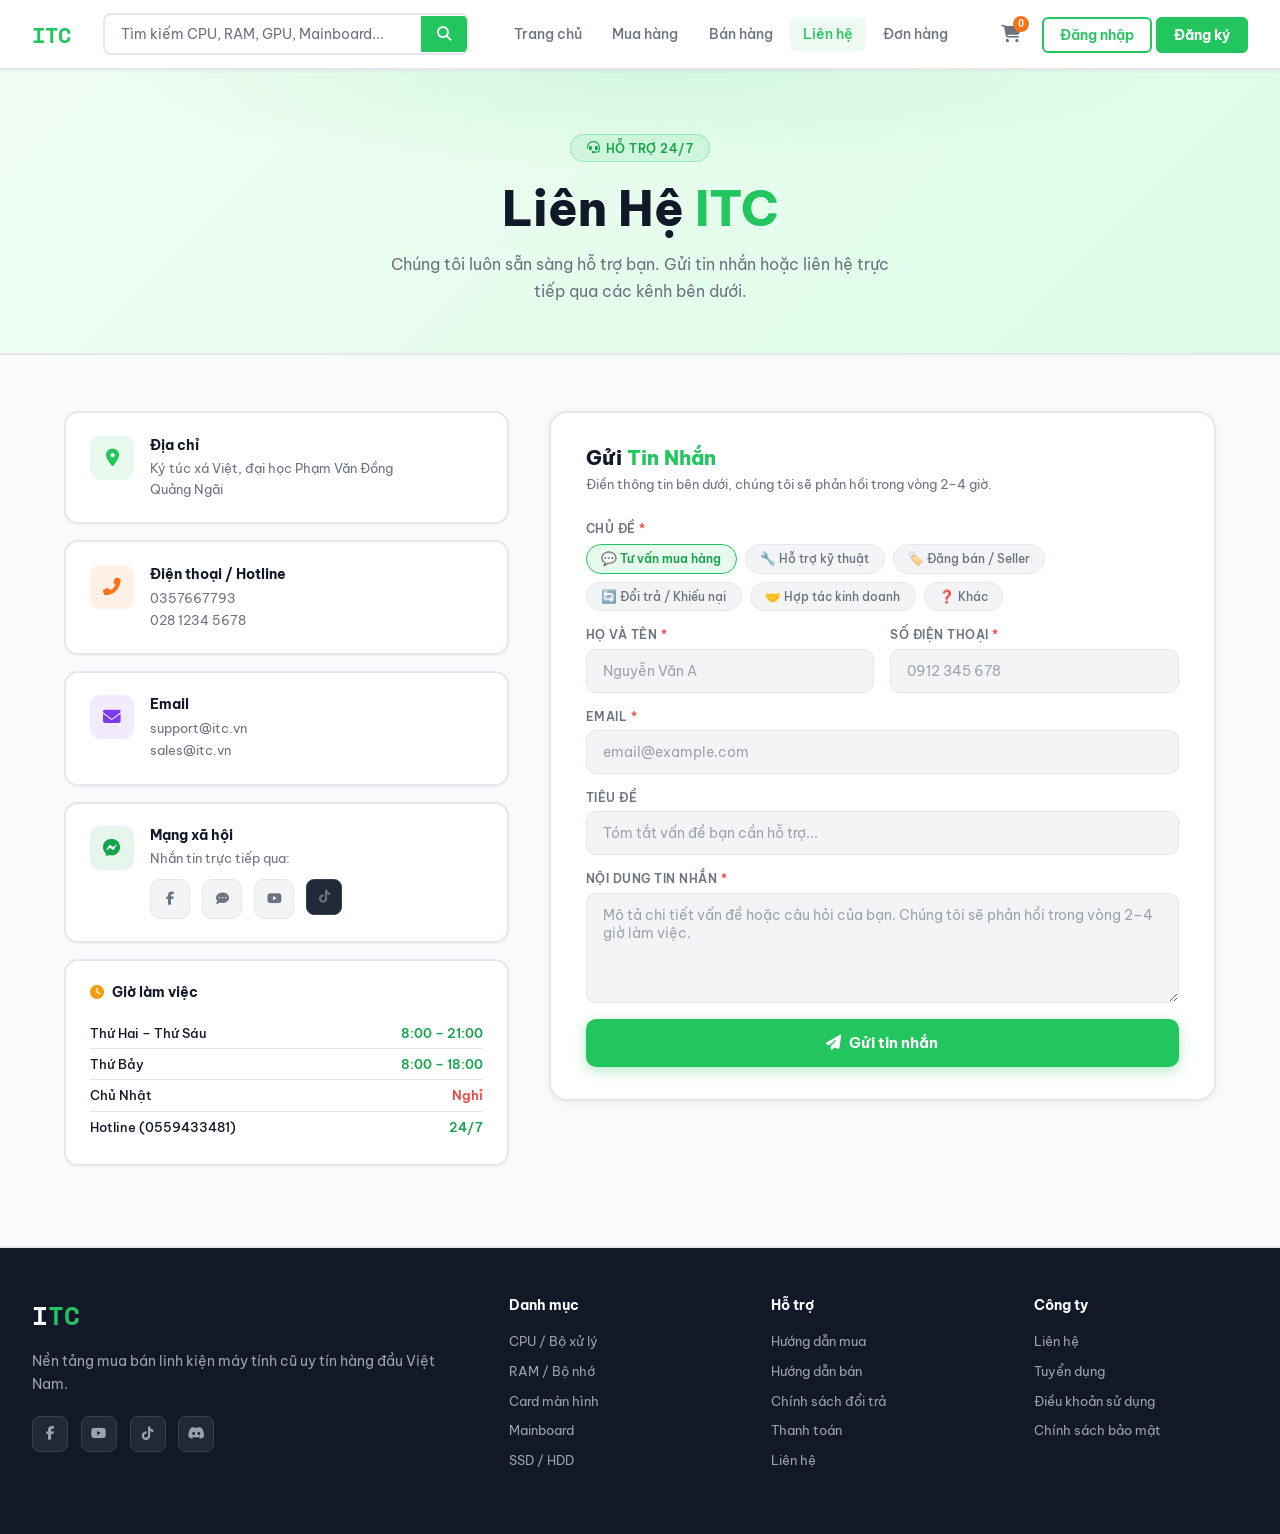
<file: lien-he.html>
<!DOCTYPE html>
<html lang="vi">
<head>
  <meta charset="UTF-8">
  <meta name="viewport" content="width=device-width, initial-scale=1.0">
  <title>Liên Hệ </title>

  <!-- Google Fonts -->
  <link href="https://fonts.googleapis.com/css2?family=Be+Vietnam+Pro:wght@300;400;500;600;700;800;900&family=Space+Mono:wght@400;700&display=swap" rel="stylesheet">
  <!-- Font Awesome -->
  <link rel="stylesheet" href="https://cdnjs.cloudflare.com/ajax/libs/font-awesome/6.4.0/css/all.min.css">
  <!-- Style chung của TechParts -->
  <link rel="stylesheet" href="style.css">
  <!-- Style riêng trang Liên Hệ -->
  <link rel="stylesheet" href="lien-he.css">
</head>
<body>

<!-- ========================
     HEADER
======================== -->
<header>
  <div class="header-inner">
    <a href="index.html" class="logo"><span>ITC</span></a>

    <div class="search-bar">
      <input type="text" placeholder="Tìm kiếm CPU, RAM, GPU, Mainboard..." id="searchInput">
      <button onclick="window.location.href='shop.html'"><i class="fas fa-search"></i></button>
    </div>

    <nav>
      <a href="index.html">Trang chủ</a>
      <a href="shop.html">Mua hàng</a>
      <a href="sell.html">Bán hàng</a>
      <a href="lien-he.html" class="active">Liên hệ</a>
      <a href="orders.html">Đơn hàng</a>

    </nav>

    <div class="header-actions">
      <button class="cart-btn" onclick="window.location.href='index.html'">
        <i class="fas fa-shopping-cart"></i>
        <span class="cart-badge">0</span>
      </button>
      <div id="authButtons">
        <a href="login.html" class="btn-outline">Đăng nhập</a>
        <a href="login.html?tab=register" class="btn-primary">Đăng ký</a>
      </div>
    </div>
  </div>
</header>

<!-- ========================
     HERO
======================== -->
<div class="contact-hero">
  <div class="badge"><i class="fas fa-headset"></i> Hỗ trợ 24/7</div>
  <h1>Liên Hệ <span>ITC</span></h1>
  <p>Chúng tôi luôn sẵn sàng hỗ trợ bạn. Gửi tin nhắn hoặc liên hệ trực tiếp qua các kênh bên dưới.</p>
</div>

<!-- ========================
     NỘI DUNG CHÍNH
======================== -->
<div class="contact-section">

  <!-- TRÁI: Thông tin liên hệ -->
  <div class="contact-info">

    <div class="info-card">
      <div class="info-icon blue"><i class="fas fa-map-marker-alt"></i></div>
      <div class="info-body">
        <h4>Địa chỉ</h4>
        <p>Ký túc xá Việt, đại học Phạm Văn Đồng<br>Quảng Ngãi</p>
      </div>
    </div>

    <div class="info-card">
      <div class="info-icon orange"><i class="fas fa-phone-alt"></i></div>
      <div class="info-body">
        <h4>Điện thoại / Hotline</h4>
        <a href="tel:0357667793">0357667793</a><br>
        <a href="tel:02812345678">028 1234 5678</a>
      </div>
    </div>

    <div class="info-card">
      <div class="info-icon purple"><i class="fas fa-envelope"></i></div>
      <div class="info-body">
        <h4>Email</h4>
        <a href="mailto:support@itc.vn">support@itc.vn</a><br>
        <a href="mailto:sales@itc.vn">sales@itc.vn</a>
      </div>
    </div>

    <div class="info-card">
      <div class="info-icon green"><i class="fab fa-facebook-messenger"></i></div>
      <div class="info-body">
        <h4>Mạng xã hội</h4>
        <p>Nhắn tin trực tiếp qua:</p>
        <div class="social-row" style="margin-top:0.6rem;">
          <a href="https://www.facebook.com/huychanh.112004" class="social-btn" title="Facebook"><i class="fab fa-facebook-f"></i></a>
          <a href="https://zalo.me/0357667793" class="social-btn" title="Zalo"><i class="fas fa-comment-dots"></i></a>
          <a href="https://www.youtube.com/@huychanh6645" class="social-btn" title="YouTube"><i class="fab fa-youtube"></i></a>
          <a href="https://www.tiktok.com/@chanhhuy0111" class="social-link"><i class="fab fa-tiktok"></i></a>
        </div>
      </div>
    </div>

    <div class="hours-card">
      <h4><i class="fas fa-clock"></i> Giờ làm việc</h4>
      <div class="hours-row">
        <span class="day">Thứ Hai – Thứ Sáu</span>
        <span class="status-open">8:00 – 21:00</span>
      </div>
      <div class="hours-row">
        <span class="day">Thứ Bảy</span>
        <span class="status-open">8:00 – 18:00</span>
      </div>
      <div class="hours-row">
        <span class="day">Chủ Nhật</span>
        <span class="status-close">Nghỉ</span>
      </div>
      <div class="hours-row">
        <span class="day">Hotline (0559433481)</span>
        <span class="status-open">24/7</span>
      </div>
    </div>

  </div>

  <!-- PHẢI: Form liên hệ -->
  <div class="contact-form-wrap">

    <!-- Nội dung form -->
    <div id="formContent">
      <div class="form-title">Gửi <span>Tin Nhắn</span></div>
      <div class="form-subtitle">Điền thông tin bên dưới, chúng tôi sẽ phản hồi trong vòng 2–4 giờ.</div>

      <div class="topic-label">Chủ đề <span style="color:#ef4444;">*</span></div>
      <div class="topic-chips" id="topicChips">
        <span class="topic-chip active" onclick="selectTopic(this)">💬 Tư vấn mua hàng</span>
        <span class="topic-chip" onclick="selectTopic(this)">🔧 Hỗ trợ kỹ thuật</span>
        <span class="topic-chip" onclick="selectTopic(this)">🏷️ Đăng bán / Seller</span>
        <span class="topic-chip" onclick="selectTopic(this)">🔄 Đổi trả / Khiếu nại</span>
        <span class="topic-chip" onclick="selectTopic(this)">🤝 Hợp tác kinh doanh</span>
        <span class="topic-chip" onclick="selectTopic(this)">❓ Khác</span>
      </div>

      <div class="form-row">
        <div class="form-group">
          <label>Họ và tên <span>*</span></label>
          <input type="text" id="fullName" placeholder="Nguyễn Văn A">
        </div>
        <div class="form-group">
          <label>Số điện thoại <span>*</span></label>
          <input type="tel" id="phone" placeholder="0912 345 678">
        </div>
      </div>

      <div class="form-group">
        <label>Email <span>*</span></label>
        <input type="email" id="email" placeholder="email@example.com">
      </div>

      <div class="form-group">
        <label>Tiêu đề</label>
        <input type="text" id="subject" placeholder="Tóm tắt vấn đề bạn cần hỗ trợ...">
      </div>

      <div class="form-group">
        <label>Nội dung tin nhắn <span>*</span></label>
        <textarea id="message" placeholder="Mô tả chi tiết vấn đề hoặc câu hỏi của bạn. Chúng tôi sẽ phản hồi trong vòng 2–4 giờ làm việc."></textarea>
      </div>

      <button class="btn-submit" onclick="submitForm()">
        <i class="fas fa-paper-plane"></i> Gửi tin nhắn
      </button>
    </div>

    <!-- Trạng thái thành công -->
    <div class="form-success" id="formSuccess">
      <div class="success-icon"><i class="fas fa-check"></i></div>
      <h3>Đã gửi thành công! 🎉</h3>
      <p>Cảm ơn bạn đã liên hệ. Chúng tôi sẽ phản hồi trong vòng <strong>2–4 giờ</strong> làm việc.</p>
      <button class="btn-back" onclick="resetForm()"><i class="fas fa-arrow-left"></i> Gửi tin nhắn khác</button>
    </div>

  </div>
</div>
<!-- ========================
     FOOTER
======================== -->
<footer>
  <div class="footer-grid">
    <div class="footer-brand">
      <a class="logo" href="index.html">I<span>TC</span></a>
      <p>Nền tảng mua bán linh kiện máy tính cũ uy tín hàng đầu Việt Nam.</p>
      <div class="social-links">
        <a href="#" class="social-link"><i class="fab fa-facebook-f"></i></a>
        <a href="#" class="social-link"><i class="fab fa-youtube"></i></a>
        <a href="#" class="social-link"><i class="fab fa-tiktok"></i></a>
        <a href="#" class="social-link"><i class="fab fa-discord"></i></a>
      </div>
    </div>
    <div class="footer-col">
      <h5>Danh mục</h5>
      <ul>
        <li><a href="#">CPU / Bộ xử lý</a></li>
        <li><a href="#">RAM / Bộ nhớ</a></li>
        <li><a href="#">Card màn hình</a></li>
        <li><a href="#">Mainboard</a></li>
        <li><a href="#">SSD / HDD</a></li>
      </ul>
    </div>
    <div class="footer-col">
      <h5>Hỗ trợ</h5>
      <ul>
        <li><a href="#">Hướng dẫn mua</a></li>
        <li><a href="#">Hướng dẫn bán</a></li>
        <li><a href="#">Chính sách đổi trả</a></li>
        <li><a href="#">Thanh toán</a></li>
        <li><a href="lien-he.html">Liên hệ</a></li>
      </ul>
    </div>
    <div class="footer-col">
      <h5>Công ty</h5>
      <ul>
        <li><a href="lien-he.html">Liên hệ</a></li>
        <li><a href="#">Tuyển dụng</a></li>
        <li><a href="#">Điều khoản sử dụng</a></li>
        <li><a href="#">Chính sách bảo mật</a></li>
      </ul>
    </div>
  </div>
</footer>

<!-- JS riêng trang Liên Hệ (đặt cuối body) -->
<script src="lien-he.js"></script>

</body>
</html>
</file>
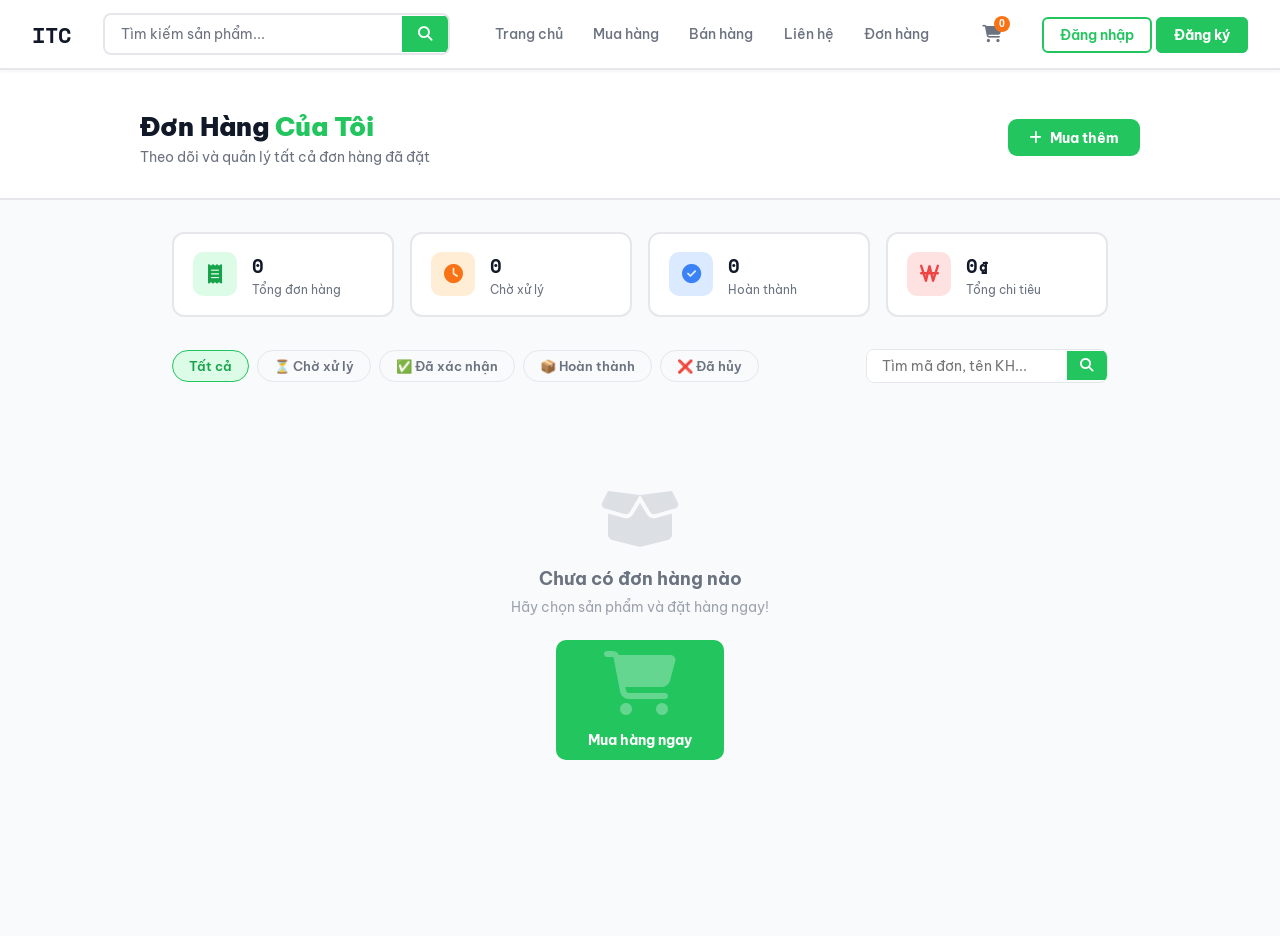
<file: orders.html>
<!DOCTYPE html>
<html lang="vi">
<head>
  <meta charset="UTF-8">
  <meta name="viewport" content="width=device-width, initial-scale=1.0">
  <title>Đơn hàng của tôi - ITC</title>
  <link href="https://fonts.googleapis.com/css2?family=Be+Vietnam+Pro:wght@300;400;500;600;700;800;900&family=Space+Mono:wght@400;700&display=swap" rel="stylesheet">
  <link rel="stylesheet" href="https://cdnjs.cloudflare.com/ajax/libs/font-awesome/6.4.0/css/all.min.css">
  <link rel="stylesheet" href="style.css">
  <style>
    /* ── PAGE LAYOUT ── */
    .orders-hero {
      background: #ffffff;
      border-bottom: 2px solid #e5e7eb;
      padding: 2.5rem 2rem 2rem;
    }
    .orders-hero-inner {
      max-width: 1000px; margin: 0 auto;
      display: flex; align-items: center; justify-content: space-between;
      flex-wrap: wrap; gap: 1rem;
    }
    .orders-hero h1 {
      font-size: 1.6rem; font-weight: 900; color: #111827;
    }
    .orders-hero h1 span { color: #22c55e; }
    .orders-hero p { font-size: 0.85rem; color: #6b7280; margin-top: 0.3rem; }

    .orders-wrap {
      max-width: 1000px; margin: 2rem auto; padding: 0 2rem 4rem;
    }

    /* ── STATS BAR ── */
    .stats-bar {
      display: grid; grid-template-columns: repeat(4, 1fr);
      gap: 1rem; margin-bottom: 2rem;
    }
    .stat-card {
      background: #fff; border: 2px solid #e5e7eb;
      border-radius: 12px; padding: 1.1rem 1.2rem;
      display: flex; align-items: center; gap: 0.9rem;
      transition: border-color 0.2s;
    }
    .stat-card:hover { border-color: #22c55e; }
    .stat-icon {
      width: 44px; height: 44px; border-radius: 10px;
      display: flex; align-items: center; justify-content: center;
      font-size: 1.2rem; flex-shrink: 0;
    }
    .stat-icon.green  { background: #dcfce7; color: #16a34a; }
    .stat-icon.orange { background: #ffedd5; color: #f97316; }
    .stat-icon.blue   { background: #dbeafe; color: #3b82f6; }
    .stat-icon.red    { background: #fee2e2; color: #ef4444; }
    .stat-info h4 { font-size: 1.2rem; font-weight: 900; color: #111827; font-family: 'Space Mono', monospace; }
    .stat-info p  { font-size: 0.75rem; color: #6b7280; margin-top: 0.1rem; }

    /* ── FILTER BAR ── */
    .orders-filter {
      display: flex; gap: 0.5rem; flex-wrap: wrap;
      margin-bottom: 1.5rem; align-items: center;
    }
    .o-filter-btn {
      padding: 0.45rem 1rem; border-radius: 20px;
      background: #f9fafb; border: 1.5px solid #e5e7eb;
      font-family: inherit; font-size: 0.82rem; font-weight: 600;
      color: #6b7280; cursor: pointer; transition: all 0.2s;
    }
    .o-filter-btn:hover,
    .o-filter-btn.active { background: #dcfce7; border-color: #22c55e; color: #16a34a; }
    .o-search {
      margin-left: auto; display: flex; align-items: center;
      border: 1.5px solid #e5e7eb; border-radius: 8px; overflow: hidden;
      transition: border-color 0.2s;
    }
    .o-search:focus-within { border-color: #22c55e; }
    .o-search input {
      padding: 0.45rem 0.9rem; border: none; outline: none;
      font-family: inherit; font-size: 0.85rem; color: #111827;
      background: #fff; width: 200px;
    }
    .o-search button {
      padding: 0.45rem 0.8rem; background: #22c55e;
      border: none; color: white; cursor: pointer; font-size: 0.85rem;
    }

    /* ── ORDER CARD ── */
    .order-card {
      background: #fff; border: 2px solid #e5e7eb;
      border-radius: 14px; margin-bottom: 1.2rem;
      overflow: hidden; transition: border-color 0.2s, box-shadow 0.2s;
    }
    .order-card:hover { border-color: #22c55e; box-shadow: 0 4px 16px rgba(34,197,94,0.08); }

    .order-card-head {
      display: flex; align-items: center; justify-content: space-between;
      padding: 0.9rem 1.3rem;
      background: #f9fafb; border-bottom: 1px solid #e5e7eb;
      flex-wrap: wrap; gap: 0.5rem;
    }
    .order-id {
      font-family: 'Space Mono', monospace;
      font-size: 0.85rem; font-weight: 700; color: #111827;
    }
    .order-time { font-size: 0.78rem; color: #9ca3af; }
    .order-status {
      padding: 0.25rem 0.8rem; border-radius: 20px;
      font-size: 0.75rem; font-weight: 700;
    }
    .status-pending  { background: #fef9c3; color: #92400e; border: 1px solid #fde047; }
    .status-confirmed{ background: #dbeafe; color: #1d4ed8; border: 1px solid #93c5fd; }
    .status-shipping { background: #ffedd5; color: #c2410c; border: 1px solid #fdba74; }
    .status-done     { background: #dcfce7; color: #15803d; border: 1px solid #86efac; }
    .status-cancelled{ background: #fee2e2; color: #b91c1c; border: 1px solid #fca5a5; }

    .order-card-body { padding: 1rem 1.3rem; }

    /* Items trong đơn */
    .order-items { margin-bottom: 0.9rem; }
    .order-item {
      display: flex; align-items: center; gap: 0.8rem;
      padding: 0.5rem 0; border-bottom: 1px dashed #f3f4f6;
    }
    .order-item:last-child { border-bottom: none; }
    .order-item-name { flex: 1; font-size: 0.85rem; font-weight: 600; color: #374151; }
    .order-item-qty  { font-size: 0.8rem; color: #9ca3af; }
    .order-item-price{ font-size: 0.85rem; font-weight: 700; color: #f97316; white-space: nowrap; }

    /* Info khách hàng */
    .order-info-grid {
      display: grid; grid-template-columns: 1fr 1fr;
      gap: 0.5rem 1.5rem; margin-top: 0.8rem;
      padding-top: 0.8rem; border-top: 1px solid #f3f4f6;
    }
    .order-info-item { font-size: 0.8rem; color: #6b7280; }
    .order-info-item strong { color: #374151; }

    /* Footer card */
    .order-card-foot {
      display: flex; align-items: center; justify-content: space-between;
      padding: 0.8rem 1.3rem;
      background: #f9fafb; border-top: 1px solid #e5e7eb;
      flex-wrap: wrap; gap: 0.5rem;
    }
    .order-total-label { font-size: 0.82rem; color: #6b7280; }
    .order-total-price {
      font-size: 1.1rem; font-weight: 900; color: #f97316;
      font-family: 'Space Mono', monospace;
    }
    .order-actions { display: flex; gap: 0.5rem; }
    .btn-print {
      padding: 0.4rem 1rem; border-radius: 7px;
      background: #22c55e; border: none; color: white;
      font-family: inherit; font-size: 0.8rem; font-weight: 700;
      cursor: pointer; transition: all 0.2s;
      display: flex; align-items: center; gap: 0.4rem;
    }
    .btn-print:hover { background: #16a34a; }
    .btn-cancel {
      padding: 0.4rem 1rem; border-radius: 7px;
      background: none; border: 1.5px solid #e5e7eb; color: #9ca3af;
      font-family: inherit; font-size: 0.8rem; font-weight: 600;
      cursor: pointer; transition: all 0.2s;
    }
    .btn-cancel:hover { border-color: #ef4444; color: #ef4444; }

    /* Toggle chi tiết */
    .btn-toggle {
      padding: 0.4rem 1rem; border-radius: 7px;
      background: none; border: 1.5px solid #e5e7eb; color: #6b7280;
      font-family: inherit; font-size: 0.8rem; font-weight: 600;
      cursor: pointer; transition: all 0.2s;
    }
    .btn-toggle:hover { border-color: #22c55e; color: #22c55e; }

    .order-detail { display: none; }
    .order-detail.open { display: block; }

    /* EMPTY STATE */
    .empty-orders {
      text-align: center; padding: 5rem 2rem;
      color: #9ca3af;
    }
    .empty-orders i { font-size: 4rem; opacity: 0.3; margin-bottom: 1rem; display: block; }
    .empty-orders h3 { font-size: 1.1rem; font-weight: 700; color: #6b7280; margin-bottom: 0.5rem; }
    .empty-orders p { font-size: 0.85rem; margin-bottom: 1.5rem; }
    .btn-go-shop {
      padding: 0.7rem 2rem; background: #22c55e; border: none;
      border-radius: 10px; color: white; font-family: inherit;
      font-size: 0.9rem; font-weight: 700; cursor: pointer; transition: all 0.2s;
      text-decoration: none; display: inline-block;
    }
    .btn-go-shop:hover { background: #16a34a; transform: translateY(-1px); }

    /* ── PRINT MODAL (bill in-page) ── */
    #billModal {
      display: none; position: fixed; inset: 0; z-index: 5000;
      background: rgba(0,0,0,0.5); backdrop-filter: blur(4px);
      align-items: center; justify-content: center; padding: 1rem;
    }
    #billModal.open { display: flex; }
    #billBox {
      background: #fff; border-radius: 14px;
      width: 100%; max-width: 480px;
      max-height: 90vh; overflow-y: auto;
      box-shadow: 0 20px 60px rgba(0,0,0,0.2);
      animation: billIn 0.3s ease;
    }
    @keyframes billIn {
      from { opacity:0; transform:translateY(-20px) scale(0.97); }
      to   { opacity:1; transform:translateY(0) scale(1); }
    }
    .bill-head {
      text-align: center; padding: 1.5rem 1.5rem 1rem;
      border-bottom: 2px dashed #e5e7eb;
    }
    .bill-head .bill-logo {
      font-family: 'Space Mono', monospace;
      font-size: 1.5rem; font-weight: 700; color: #111827;
      margin-bottom: 0.3rem;
    }
    .bill-head .bill-logo span { color: #22c55e; }
    .bill-head p { font-size: 0.78rem; color: #9ca3af; }
    .bill-title {
      font-size: 1rem; font-weight: 800; color: #111827;
      margin: 0.8rem 0 0.2rem; text-transform: uppercase; letter-spacing: 0.05em;
    }
    .bill-id {
      font-family: 'Space Mono', monospace;
      font-size: 0.82rem; color: #22c55e; font-weight: 700;
    }
    .bill-section { padding: 1rem 1.5rem; border-bottom: 1px dashed #e5e7eb; }
    .bill-section-title {
      font-size: 0.72rem; font-weight: 700; color: #9ca3af;
      text-transform: uppercase; letter-spacing: 0.05em; margin-bottom: 0.6rem;
    }
    .bill-row {
      display: flex; justify-content: space-between;
      font-size: 0.83rem; margin-bottom: 0.35rem; color: #374151;
    }
    .bill-row .label { color: #9ca3af; }
    .bill-row .value { font-weight: 600; color: #111827; }
    .bill-item-row {
      display: flex; justify-content: space-between; align-items: center;
      padding: 0.45rem 0; border-bottom: 1px dotted #f3f4f6; font-size: 0.83rem;
    }
    .bill-item-row:last-child { border-bottom: none; }
    .bill-item-name { color: #374151; flex: 1; }
    .bill-item-qty  { color: #9ca3af; margin: 0 0.8rem; }
    .bill-item-price{ font-weight: 700; color: #f97316; }
    .bill-total-section {
      padding: 1rem 1.5rem;
      background: #f0fdf4; border-bottom: 1px dashed #e5e7eb;
    }
    .bill-total-row {
      display: flex; justify-content: space-between; align-items: center;
    }
    .bill-total-label { font-size: 0.9rem; font-weight: 700; color: #374151; }
    .bill-total-amount {
      font-size: 1.3rem; font-weight: 900; color: #f97316;
      font-family: 'Space Mono', monospace;
    }
    .bill-foot {
      padding: 1.2rem 1.5rem; text-align: center;
    }
    .bill-foot p { font-size: 0.78rem; color: #9ca3af; line-height: 1.7; }
    .bill-actions {
      display: flex; gap: 0.7rem; margin-top: 1rem; justify-content: center;
    }
    .btn-bill-print {
      padding: 0.6rem 1.5rem; background: #22c55e; border: none;
      border-radius: 8px; color: white; font-family: inherit;
      font-size: 0.88rem; font-weight: 700; cursor: pointer; transition: all 0.2s;
    }
    .btn-bill-print:hover { background: #16a34a; }
    .btn-bill-close {
      padding: 0.6rem 1.5rem; background: none;
      border: 1.5px solid #e5e7eb; border-radius: 8px;
      color: #6b7280; font-family: inherit; font-size: 0.88rem;
      font-weight: 600; cursor: pointer; transition: all 0.2s;
    }
    .btn-bill-close:hover { border-color: #ef4444; color: #ef4444; }

    @media (max-width: 640px) {
      .stats-bar { grid-template-columns: 1fr 1fr; }
      .order-info-grid { grid-template-columns: 1fr; }
      .o-search { margin-left: 0; width: 100%; }
      .o-search input { width: 100%; }
    }

    @media print {
      body * { visibility: hidden; }
      #billBox, #billBox * { visibility: visible; }
      #billBox { position: fixed; inset: 0; max-height: none; border-radius: 0; box-shadow: none; }
      .bill-actions { display: none !important; }
    }
  </style>
</head>
<body>

<!-- HEADER -->
<header>
  <div class="header-inner">
    <a href="index.html" class="logo">ITC</a>
    <div class="search-bar" style="max-width:360px;">
      <input type="text" placeholder="Tìm kiếm sản phẩm...">
      <button><i class="fas fa-search"></i></button>
    </div>
    <nav>
      <a href="index.html">Trang chủ</a>
      <a href="shop.html">Mua hàng</a>
      <a href="sell.html">Bán hàng</a>
      <a href="lien-he.html">Liên hệ</a>
      <a href="orders.html">Đơn hàng</a>
    </nav>
    <button class="cart-btn" onclick="showCart()">
        <i class="fas fa-shopping-cart"></i>
        <span class="cart-badge" id="cartBadge">0</span>
      </button>
    <div class="header-actions">
      <div id="authButtons">
        <a href="login.html" class="btn-outline">Đăng nhập</a>
        <a href="login.html?tab=register" class="btn-primary">Đăng ký</a>
      </div>
      <div id="userMenu" style="display:none; align-items:center; gap:0.8rem;">
        <div style="display:flex;align-items:center;gap:0.5rem;padding:0.4rem 0.9rem;background:rgba(34,197,94,0.08);border:1px solid #e5e7eb;border-radius:8px;">
          <div style="width:28px;height:28px;border-radius:50%;background:#7c3aed;display:flex;align-items:center;justify-content:center;font-size:0.75rem;font-weight:700;color:white;" id="userAvatar">U</div>
          <span style="font-size:0.88rem;font-weight:600;" id="userName">User</span>
        </div>
        <button onclick="logout()" style="padding:0.45rem 1rem;border:1px solid rgba(239,68,68,0.5);border-radius:6px;background:none;color:#ef4444;font-family:inherit;font-size:0.85rem;font-weight:600;cursor:pointer;">
          <i class="fas fa-sign-out-alt"></i> Đăng xuất
        </button>
      </div>
    </div>
  </div>
</header>

<!-- HERO -->
<div class="orders-hero">
  <div class="orders-hero-inner">
    <div>
      <h1>Đơn Hàng <span>Của Tôi</span></h1>
      <p>Theo dõi và quản lý tất cả đơn hàng đã đặt</p>
    </div>
    <a href="index.html" style="display:inline-flex;align-items:center;gap:0.5rem;padding:0.6rem 1.3rem;background:#22c55e;border-radius:9px;color:white;text-decoration:none;font-size:0.88rem;font-weight:700;transition:all 0.2s;" onmouseover="this.style.background='#16a34a'" onmouseout="this.style.background='#22c55e'">
      <i class="fas fa-plus"></i> Mua thêm
    </a>
  </div>
</div>

<!-- MAIN -->
<div class="orders-wrap">

  <!-- STATS -->
  <div class="stats-bar" id="statsBar">
    <div class="stat-card">
      <div class="stat-icon green"><i class="fas fa-receipt"></i></div>
      <div class="stat-info"><h4 id="statTotal">0</h4><p>Tổng đơn hàng</p></div>
    </div>
    <div class="stat-card">
      <div class="stat-icon orange"><i class="fas fa-clock"></i></div>
      <div class="stat-info"><h4 id="statPending">0</h4><p>Chờ xử lý</p></div>
    </div>
    <div class="stat-card">
      <div class="stat-icon blue"><i class="fas fa-check-circle"></i></div>
      <div class="stat-info"><h4 id="statDone">0</h4><p>Hoàn thành</p></div>
    </div>
    <div class="stat-card">
      <div class="stat-icon red"><i class="fas fa-won-sign"></i></div>
      <div class="stat-info"><h4 id="statSpent">0₫</h4><p>Tổng chi tiêu</p></div>
    </div>
  </div>

  <!-- FILTER -->
  <div class="orders-filter">
    <button class="o-filter-btn active" onclick="filterOrders('all', this)">Tất cả</button>
    <button class="o-filter-btn" onclick="filterOrders('pending', this)">⏳ Chờ xử lý</button>
    <button class="o-filter-btn" onclick="filterOrders('confirmed', this)">✅ Đã xác nhận</button>
    <button class="o-filter-btn" onclick="filterOrders('done', this)">📦 Hoàn thành</button>
    <button class="o-filter-btn" onclick="filterOrders('cancelled', this)">❌ Đã hủy</button>
    <div class="o-search">
      <input type="text" id="orderSearch" placeholder="Tìm mã đơn, tên KH..." oninput="searchOrders(this.value)">
      <button><i class="fas fa-search"></i></button>
    </div>
  </div>

  <!-- ORDERS LIST -->
  <div id="ordersList"></div>

</div>

<!-- BILL MODAL -->
<div id="billModal" onclick="closeBill(event)">
  <div id="billBox" id="billBoxInner"></div>
</div>

<!-- TOAST -->
<div class="toast" id="toast">
  <i class="fas fa-check-circle toast-icon"></i>
  <span class="toast-text" id="toastText"></span>
</div>

<script>
// ── Load orders từ localStorage ──
let allOrders = JSON.parse(localStorage.getItem('itc_orders') || '[]');
let currentFilter = 'all';

// Gán trạng thái mặc định nếu chưa có
allOrders = allOrders.map(o => ({
  ...o,
  status: o.status || 'pending'
}));

// ── Render stats ──
function renderStats() {
  const total   = allOrders.length;
  const pending = allOrders.filter(o => o.status === 'pending').length;
  const done    = allOrders.filter(o => o.status === 'done').length;
  const spent   = allOrders.reduce((s, o) => s + (o.total || 0), 0);

  document.getElementById('statTotal').textContent   = total;
  document.getElementById('statPending').textContent = pending;
  document.getElementById('statDone').textContent    = done;
  document.getElementById('statSpent').textContent   =
    spent > 0 ? (spent / 1_000_000).toFixed(1) + 'M₫' : '0₫';
}

// ── Render danh sách đơn ──
const statusLabel = {
  pending:   '<span class="order-status status-pending">⏳ Chờ xử lý</span>',
  confirmed: '<span class="order-status status-confirmed">✅ Đã xác nhận</span>',
  shipping:  '<span class="order-status status-shipping">🚚 Đang giao</span>',
  done:      '<span class="order-status status-done">📦 Hoàn thành</span>',
  cancelled: '<span class="order-status status-cancelled">❌ Đã hủy</span>',
};

function renderOrders(list) {
  const el = document.getElementById('ordersList');
  if (!list.length) {
    el.innerHTML = `
      <div class="empty-orders">
        <i class="fas fa-box-open"></i>
        <h3>Chưa có đơn hàng nào</h3>
        <p>Hãy chọn sản phẩm và đặt hàng ngay!</p>
        <a href="index.html" class="btn-go-shop"><i class="fas fa-shopping-cart"></i> Mua hàng ngay</a>
      </div>`;
    return;
  }

  el.innerHTML = list.map((o, idx) => {
    const itemsHtml = (o.items || []).map(it => `
      <div class="order-item">
        <span class="order-item-name">${it.name}</span>
        <span class="order-item-qty">× ${it.qty}</span>
        <span class="order-item-price">${(it.price * it.qty).toLocaleString('vi-VN')}₫</span>
      </div>
    `).join('');

    const c = o.customer || {};
    const payIcon = o.payment === 'COD' ? '💵' : o.payment === 'Chuyển khoản' ? '🏦' : '📱';

    return `
      <div class="order-card" id="card-${o.id}">
        <div class="order-card-head">
          <div>
            <div class="order-id"><i class="fas fa-hashtag" style="color:#22c55e;margin-right:0.3rem;"></i>${o.id}</div>
            <div class="order-time"><i class="fas fa-clock" style="margin-right:0.3rem;"></i>${o.time || 'Không rõ'}</div>
          </div>
          <div style="display:flex;align-items:center;gap:0.6rem;">
            ${statusLabel[o.status] || statusLabel.pending}
            <button class="btn-toggle" onclick="toggleDetail('${o.id}')">
              <i class="fas fa-chevron-down"></i> Chi tiết
            </button>
          </div>
        </div>

        <!-- Preview 2 sản phẩm đầu -->
        <div class="order-card-body">
          <div class="order-items">
            ${(o.items || []).slice(0,2).map(it => `
              <div class="order-item">
                <span class="order-item-name">${it.name}</span>
                <span class="order-item-qty">× ${it.qty}</span>
                <span class="order-item-price">${(it.price*it.qty).toLocaleString('vi-VN')}₫</span>
              </div>`).join('')}
            ${(o.items||[]).length > 2 ? `<div style="font-size:0.78rem;color:#9ca3af;padding-top:0.3rem;">+${o.items.length-2} sản phẩm khác...</div>` : ''}
          </div>
        </div>

        <!-- Chi tiết (ẩn mặc định) -->
        <div class="order-detail" id="detail-${o.id}">
          <div class="order-card-body" style="border-top:1px dashed #e5e7eb;">
            <div style="font-size:0.78rem;font-weight:700;color:#9ca3af;text-transform:uppercase;letter-spacing:0.05em;margin-bottom:0.6rem;">Tất cả sản phẩm</div>
            <div class="order-items">${itemsHtml}</div>
            <div class="order-info-grid">
              <div class="order-info-item">👤 Khách hàng: <strong>${c.name || '—'}</strong></div>
              <div class="order-info-item">📞 SĐT: <strong>${c.phone || '—'}</strong></div>
              <div class="order-info-item" style="grid-column:1/-1;">📍 Địa chỉ: <strong>${c.address || '—'}</strong></div>
              <div class="order-info-item">${payIcon} Thanh toán: <strong>${o.payment || '—'}</strong></div>
              ${c.note ? `<div class="order-info-item">📝 Ghi chú: <strong>${c.note}</strong></div>` : ''}
            </div>
          </div>
        </div>

        <div class="order-card-foot">
          <div>
            <div class="order-total-label">Tổng tiền đơn hàng</div>
            <div class="order-total-price">${(o.total||0).toLocaleString('vi-VN')}₫</div>
          </div>
          <div class="order-actions">
            <button class="btn-print" onclick="showBill('${o.id}')">
              <i class="fas fa-receipt"></i> Xem bill
            </button>
            ${o.status === 'pending' ? `
            <button class="btn-cancel" onclick="cancelOrder('${o.id}')">
              <i class="fas fa-times"></i> Hủy đơn
            </button>` : ''}
          </div>
        </div>
      </div>
    `;
  }).join('');
}

// ── Toggle chi tiết ──
function toggleDetail(id) {
  const el = document.getElementById('detail-' + id);
  el.classList.toggle('open');
}

// ── Filter ──
function filterOrders(status, btn) {
  currentFilter = status;
  document.querySelectorAll('.o-filter-btn').forEach(b => b.classList.remove('active'));
  btn.classList.add('active');
  const filtered = status === 'all'
    ? allOrders
    : allOrders.filter(o => o.status === status);
  renderOrders(filtered);
}

// ── Search ──
function searchOrders(q) {
  q = q.toLowerCase().trim();
  const list = allOrders.filter(o =>
    o.id.toLowerCase().includes(q) ||
    (o.customer?.name || '').toLowerCase().includes(q) ||
    (o.customer?.phone || '').includes(q)
  );
  renderOrders(list);
}

// ── Hủy đơn ──
function cancelOrder(id) {
  if (!confirm('Bạn có chắc muốn hủy đơn hàng này?')) return;
  const o = allOrders.find(x => x.id === id);
  if (o) {
    o.status = 'cancelled';
    localStorage.setItem('itc_orders', JSON.stringify(allOrders));
    renderStats();
    filterOrders(currentFilter, document.querySelector('.o-filter-btn.active'));
    showToast('Đã hủy đơn hàng ' + id);
  }
}

// ── Hiện bill ──
function showBill(id) {
  const o = allOrders.find(x => x.id === id);
  if (!o) return;
  const c = o.customer || {};
  const payIcon = o.payment === 'COD' ? '💵' : o.payment === 'Chuyển khoản' ? '🏦' : '📱';

  document.getElementById('billBox').innerHTML = `
    <div class="bill-head">
      <div class="bill-logo">I<span>TC</span></div>
      <p>Công ty Điện tử Tin học ITC<br>Mua bán linh kiện máy tính cũ uy tín</p>
      <div class="bill-title">Hóa Đơn Mua Hàng</div>
      <div class="bill-id">${o.id}</div>
    </div>

    <div class="bill-section">
      <div class="bill-section-title">Thông tin đơn hàng</div>
      <div class="bill-row"><span class="label">Thời gian:</span><span class="value">${o.time || '—'}</span></div>
      <div class="bill-row"><span class="label">Trạng thái:</span><span class="value">${
        {pending:'Chờ xử lý', confirmed:'Đã xác nhận', shipping:'Đang giao', done:'Hoàn thành', cancelled:'Đã hủy'}[o.status] || 'Chờ xử lý'
      }</span></div>
      <div class="bill-row"><span class="label">Thanh toán:</span><span class="value">${payIcon} ${o.payment || '—'}</span></div>
    </div>

    <div class="bill-section">
      <div class="bill-section-title">Thông tin khách hàng</div>
      <div class="bill-row"><span class="label">Họ tên:</span><span class="value">${c.name || '—'}</span></div>
      <div class="bill-row"><span class="label">Điện thoại:</span><span class="value">${c.phone || '—'}</span></div>
      <div class="bill-row"><span class="label">Địa chỉ:</span><span class="value">${c.address || '—'}</span></div>
      ${c.note ? `<div class="bill-row"><span class="label">Ghi chú:</span><span class="value">${c.note}</span></div>` : ''}
    </div>

    <div class="bill-section">
      <div class="bill-section-title">Sản phẩm</div>
      ${(o.items||[]).map(it => `
        <div class="bill-item-row">
          <span class="bill-item-name">${it.name}</span>
          <span class="bill-item-qty">× ${it.qty}</span>
          <span class="bill-item-price">${(it.price*it.qty).toLocaleString('vi-VN')}₫</span>
        </div>`).join('')}
    </div>

    <div class="bill-total-section">
      <div class="bill-total-row">
        <span class="bill-total-label">TỔNG CỘNG</span>
        <span class="bill-total-amount">${(o.total||0).toLocaleString('vi-VN')}₫</span>
      </div>
    </div>

    <div class="bill-foot">
      <p>Cảm ơn bạn đã mua hàng tại ITC!<br>Mọi thắc mắc vui lòng liên hệ hotline hoặc Zalo.</p>
      <div class="bill-actions">
        <button class="btn-bill-print" onclick="window.print()"><i class="fas fa-print"></i> In hóa đơn</button>
        <button class="btn-bill-close" onclick="closeBill()">Đóng</button>
      </div>
    </div>
  `;

  document.getElementById('billModal').classList.add('open');
  document.body.style.overflow = 'hidden';
}

function closeBill(e) {
  if (e && e.target !== document.getElementById('billModal')) return;
  document.getElementById('billModal').classList.remove('open');
  document.body.style.overflow = '';
}

// ── Toast ──
function showToast(msg) {
  const t = document.getElementById('toast');
  document.getElementById('toastText').textContent = msg;
  t.classList.add('show');
  setTimeout(() => t.classList.remove('show'), 2800);
}

// ── Auth ──
function checkAuthState() {
  const user = sessionStorage.getItem('currentUser');
  if (!user) return;
  const { name } = JSON.parse(user);
  const displayName = name.charAt(0).toUpperCase() + name.slice(1);
  document.getElementById('authButtons').style.display = 'none';
  document.getElementById('userMenu').style.display = 'flex';
  document.getElementById('userName').textContent   = displayName;
  document.getElementById('userAvatar').textContent = displayName.charAt(0).toUpperCase();
}
function logout() {
  sessionStorage.removeItem('currentUser');
  sessionStorage.removeItem('noticeSeen');
  document.getElementById('authButtons').style.display = 'flex';
  document.getElementById('userMenu').style.display = 'none';
  showToast('Đã đăng xuất!');
}

// ── INIT ──
checkAuthState();
renderStats();
renderOrders(allOrders);
</script>
</body>
</html>
</file>
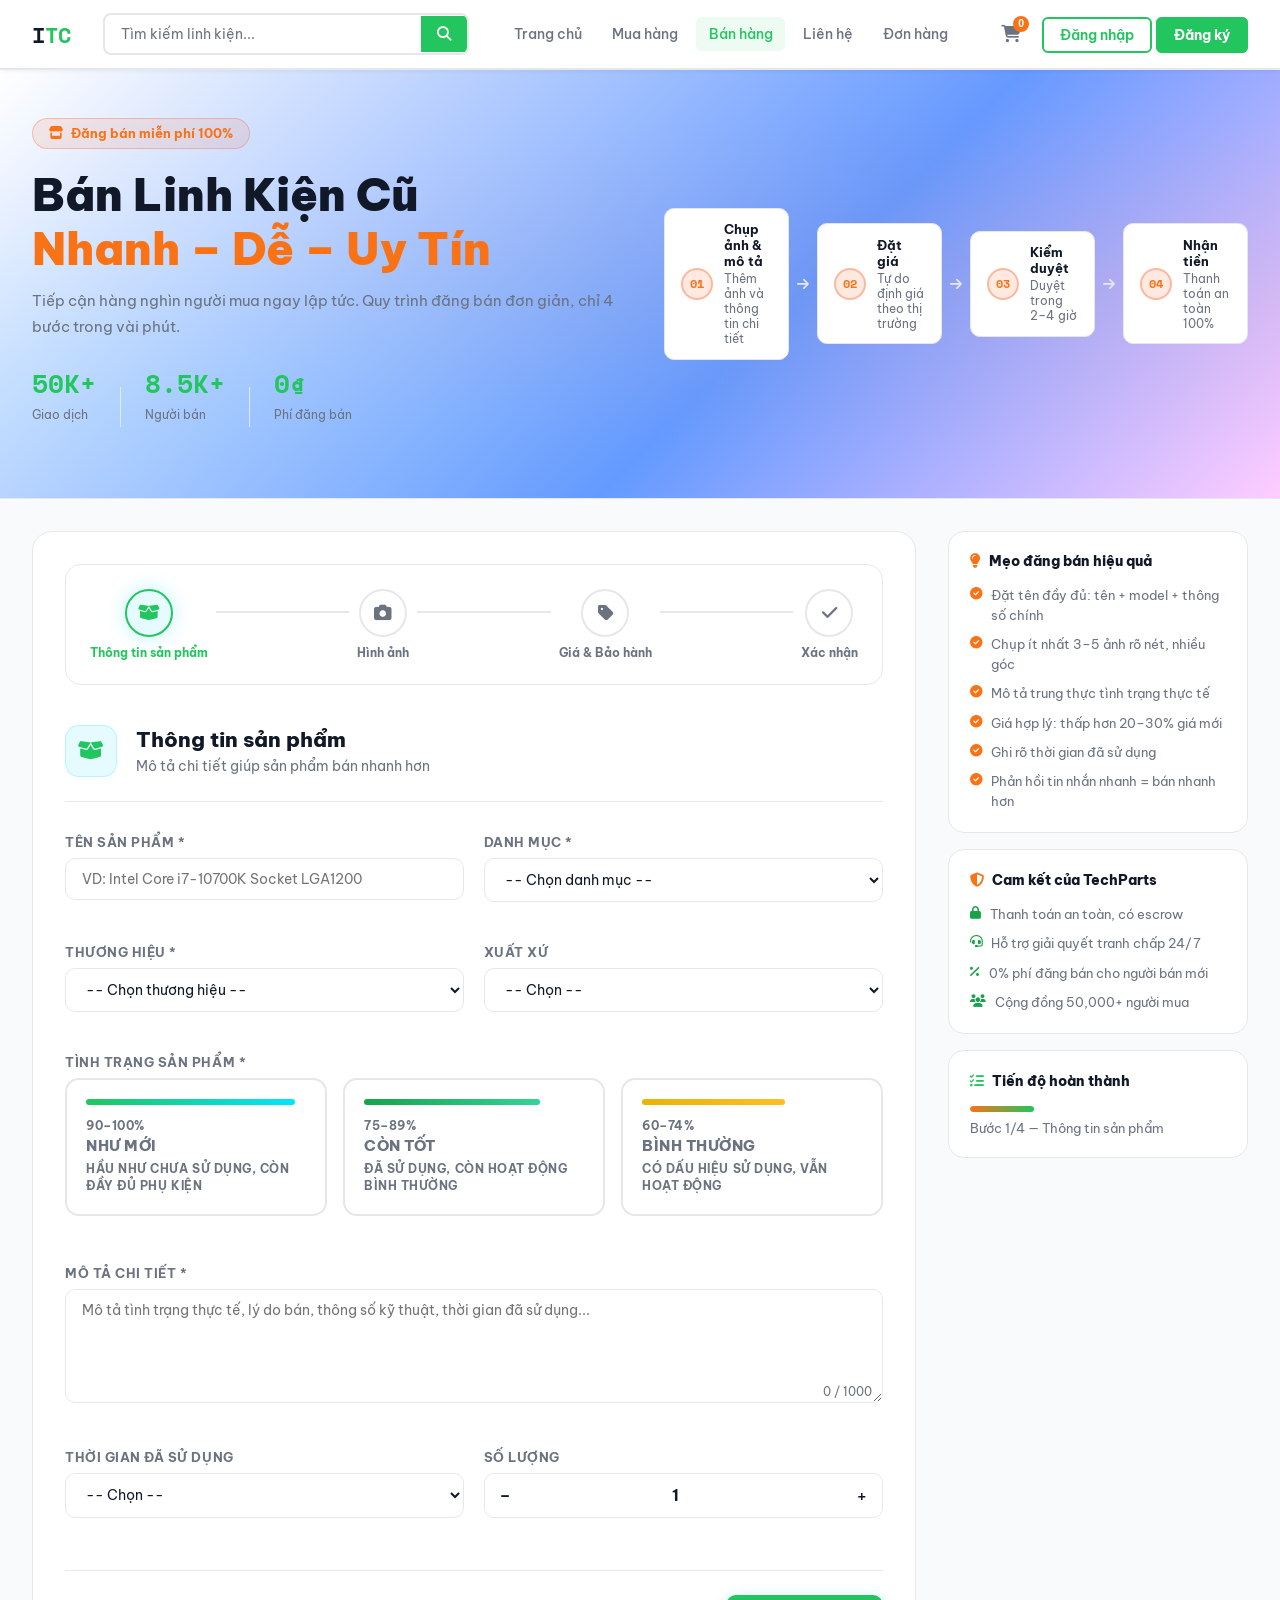
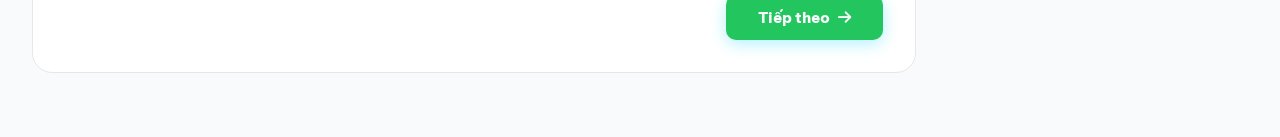
<file: sell.html>
<!DOCTYPE html>
<html lang="vi">
<head>
  <meta charset="UTF-8">
  <meta name="viewport" content="width=device-width, initial-scale=1.0">
  <title> Bán Hàng</title>
  <link href="https://fonts.googleapis.com/css2?family=Be+Vietnam+Pro:wght@300;400;500;600;700;800;900&family=Space+Mono:wght@400;700&display=swap" rel="stylesheet">
  <link rel="stylesheet" href="https://cdnjs.cloudflare.com/ajax/libs/font-awesome/6.4.0/css/all.min.css">
  <link rel="stylesheet" href="style.css">
  <link rel="stylesheet" href="sell.css">
</head>
<body>

<!-- TOAST -->
<div class="toast" id="toast">
  <i class="fas fa-check-circle toast-icon"></i>
  <span class="toast-text" id="toastText"></span>
</div>

<!-- HEADER -->
<header>
  <div class="header-inner">
    <a href="index.html" class="logo">I<span>TC</span></a>
    <div class="search-bar">
      <input type="text" placeholder="Tìm kiếm linh kiện...">
      <button><i class="fas fa-search"></i></button>
    </div>
    <nav>
      <a href="index.html">Trang chủ</a>
      <a href="shop.html">Mua hàng</a>
      <a href="sell.html" class="active">Bán hàng</a>
      <a href="lien-he.html">Liên hệ</a>
      <a href="orders.html">Đơn hàng</a>

    </nav>
    <div class="header-actions">
      <button class="cart-btn"><i class="fas fa-shopping-cart"></i><span class="cart-badge">0</span></button>
      <div id="authButtons">
        <a href="login.html" class="btn-outline">Đăng nhập</a>
        <a href="login.html?tab=register" class="btn-primary">Đăng ký</a>
      </div>
      <div id="userMenu" style="display:none;align-items:center;gap:0.8rem;">
        <div style="display:flex;align-items:center;gap:0.5rem;padding:0.4rem 0.9rem;background:rgba(0,212,255,0.08);border:1px solid var(--border);border-radius:8px;">
          <div style="width:28px;height:28px;border-radius:50%;background:var(--accent3);display:flex;align-items:center;justify-content:center;font-size:0.75rem;font-weight:700;color:white;" id="userAvatar">U</div>
          <span style="font-size:0.88rem;font-weight:600;" id="userName">User</span>
        </div>
        <button onclick="logout()" style="padding:0.45rem 1rem;border:1px solid rgba(239,68,68,0.5);border-radius:6px;background:none;color:#ef4444;font-family:inherit;font-size:0.85rem;font-weight:600;cursor:pointer;">
          <i class="fas fa-sign-out-alt"></i> Đăng xuất
        </button>
      </div>
    </div>
  </div>
</header>

<!-- HERO BANNER -->
<div class="sell-hero">
  <div class="sell-hero-inner">
    <div class="sell-hero-text">
      <div class="hero-badge"><i class="fas fa-store"></i> Đăng bán miễn phí 100%</div>
      <h1>Bán Linh Kiện Cũ<br><span>Nhanh – Dễ – Uy Tín</span></h1>
      <p>Tiếp cận hàng nghìn người mua ngay lập tức. Quy trình đăng bán đơn giản, chỉ 4 bước trong vài phút.</p>
      <div class="sell-hero-stats">
        <div class="sh-stat"><span>50K+</span><p>Giao dịch</p></div>
        <div class="sh-divider"></div>
        <div class="sh-stat"><span>8.5K+</span><p>Người bán</p></div>
        <div class="sh-divider"></div>
        <div class="sh-stat"><span>0₫</span><p>Phí đăng bán</p></div>
      </div>
    </div>
    <div class="sell-hero-steps">
      <div class="mini-step"><div class="ms-num">01</div><div><b>Chụp ảnh & mô tả</b><p>Thêm ảnh và thông tin chi tiết</p></div></div>
      <div class="ms-arrow"><i class="fas fa-arrow-right"></i></div>
      <div class="mini-step"><div class="ms-num">02</div><div><b>Đặt giá</b><p>Tự do định giá theo thị trường</p></div></div>
      <div class="ms-arrow"><i class="fas fa-arrow-right"></i></div>
      <div class="mini-step"><div class="ms-num">03</div><div><b>Kiểm duyệt</b><p>Duyệt trong 2–4 giờ</p></div></div>
      <div class="ms-arrow"><i class="fas fa-arrow-right"></i></div>
      <div class="mini-step"><div class="ms-num">04</div><div><b>Nhận tiền</b><p>Thanh toán an toàn 100%</p></div></div>
    </div>
  </div>
</div>

<!-- MAIN LAYOUT -->
<div class="sell-layout">

  <!-- FORM WRAPPER -->
  <div class="sell-form-wrap">

    <!-- STEP INDICATOR -->
    <div class="step-indicator">
      <div class="step-item active" id="step-ind-1">
        <div class="step-circle">
          <i class="fas fa-box-open"></i>
          <span class="step-num-label">1</span>
        </div>
        <span>Thông tin sản phẩm</span>
      </div>
      <div class="step-line" id="line-1"></div>
      <div class="step-item" id="step-ind-2">
        <div class="step-circle">
          <i class="fas fa-camera"></i>
          <span class="step-num-label">2</span>
        </div>
        <span>Hình ảnh</span>
      </div>
      <div class="step-line" id="line-2"></div>
      <div class="step-item" id="step-ind-3">
        <div class="step-circle">
          <i class="fas fa-tag"></i>
          <span class="step-num-label">3</span>
        </div>
        <span>Giá & Bảo hành</span>
      </div>
      <div class="step-line" id="line-3"></div>
      <div class="step-item" id="step-ind-4">
        <div class="step-circle">
          <i class="fas fa-check"></i>
          <span class="step-num-label">4</span>
        </div>
        <span>Xác nhận</span>
      </div>
    </div>

    <!-- ============================
         STEP 1: THÔNG TIN SẢN PHẨM
    ============================ -->
    <div class="sell-step" id="sellStep1">
      <div class="step-header">
        <div class="step-icon-wrap"><i class="fas fa-box-open"></i></div>
        <div>
          <h2>Thông tin sản phẩm</h2>
          <p>Mô tả chi tiết giúp sản phẩm bán nhanh hơn</p>
        </div>
      </div>

      <div class="form-row-2">
        <div class="sf-group" id="g-title">
          <label>Tên sản phẩm <span class="req">*</span></label>
          <input type="text" id="f-title" placeholder="VD: Intel Core i7-10700K Socket LGA1200" oninput="clearSFError('g-title'); updatePreview()">
          <span class="sf-error" id="e-title"></span>
        </div>
        <div class="sf-group" id="g-cat">
          <label>Danh mục <span class="req">*</span></label>
          <select id="f-cat" onchange="clearSFError('g-cat'); updatePreview()">
            <option value="">-- Chọn danh mục --</option>
            <option value="CPU">🔲 CPU / Bộ xử lý</option>
            <option value="RAM">🧩 RAM / Bộ nhớ</option>
            <option value="GPU">🖥️ Card màn hình</option>
            <option value="Mainboard">🔌 Mainboard</option>
            <option value="SSD">💾 SSD / HDD</option>
            <option value="Nguồn">⚡ Nguồn máy tính</option>
            <option value="Case">🗃️ Case / Vỏ máy</option>
            <option value="Tản nhiệt">❄️ Tản nhiệt</option>
            <option value="Màn hình">🖥 Màn hình</option>
            <option value="Khác">📦 Khác</option>
          </select>
          <span class="sf-error" id="e-cat"></span>
        </div>
      </div>

      <div class="form-row-2">
        <div class="sf-group" id="g-brand">
          <label>Thương hiệu <span class="req">*</span></label>
          <select id="f-brand" onchange="clearSFError('g-brand'); updatePreview()">
            <option value="">-- Chọn thương hiệu --</option>
            <option>Intel</option><option>AMD</option><option>NVIDIA</option>
            <option>ASUS</option><option>MSI</option><option>Gigabyte</option>
            <option>Kingston</option><option>Samsung</option><option>WD</option>
            <option>Seagate</option><option>Corsair</option><option>Crucial</option>
            <option>Cooler Master</option><option>Noctua</option><option>Khác</option>
          </select>
          <span class="sf-error" id="e-brand"></span>
        </div>
        <div class="sf-group" id="g-origin">
          <label>Xuất xứ</label>
          <select id="f-origin" onchange="updatePreview()">
            <option value="">-- Chọn --</option>
            <option>Mỹ</option><option>Nhật</option><option>Đài Loan</option>
            <option>Hàn Quốc</option><option>Trung Quốc</option><option>Khác</option>
          </select>
        </div>
      </div>

      <!-- Tình trạng -->
      <div class="sf-group" id="g-cond">
        <label>Tình trạng sản phẩm <span class="req">*</span></label>
        <div class="cond-options">
          <label class="cond-card" id="cond-like-new">
            <input type="radio" name="condition" value="like-new" onchange="selectCond(this)">
            <div class="cond-bar-preview great"></div>
            <span class="cond-pct">90–100%</span>
            <span class="cond-label">Như mới</span>
            <p>Hầu như chưa sử dụng, còn đầy đủ phụ kiện</p>
            <div class="cond-check"><i class="fas fa-check"></i></div>
          </label>
          <label class="cond-card" id="cond-good">
            <input type="radio" name="condition" value="good" onchange="selectCond(this)">
            <div class="cond-bar-preview good"></div>
            <span class="cond-pct">75–89%</span>
            <span class="cond-label">Còn tốt</span>
            <p>Đã sử dụng, còn hoạt động bình thường</p>
            <div class="cond-check"><i class="fas fa-check"></i></div>
          </label>
          <label class="cond-card" id="cond-fair">
            <input type="radio" name="condition" value="fair" onchange="selectCond(this)">
            <div class="cond-bar-preview fair"></div>
            <span class="cond-pct">60–74%</span>
            <span class="cond-label">Bình thường</span>
            <p>Có dấu hiệu sử dụng, vẫn hoạt động</p>
            <div class="cond-check"><i class="fas fa-check"></i></div>
          </label>
        </div>
        <span class="sf-error" id="e-cond"></span>
      </div>

      <!-- Mô tả -->
      <div class="sf-group" id="g-desc">
        <label>Mô tả chi tiết <span class="req">*</span></label>
        <div class="textarea-wrap">
          <textarea id="f-desc" rows="5" maxlength="1000"
            placeholder="Mô tả tình trạng thực tế, lý do bán, thông số kỹ thuật, thời gian đã sử dụng..."
            oninput="clearSFError('g-desc'); updateCharCount(); updatePreview()"></textarea>
          <span class="char-count" id="charCount">0 / 1000</span>
        </div>
        <span class="sf-error" id="e-desc"></span>
      </div>

      <!-- Thời gian sử dụng -->
      <div class="form-row-2">
        <div class="sf-group">
          <label>Thời gian đã sử dụng</label>
          <select id="f-used" onchange="updatePreview()">
            <option value="">-- Chọn --</option>
            <option>Dưới 1 tháng</option><option>1–3 tháng</option>
            <option>3–6 tháng</option><option>6–12 tháng</option>
            <option>1–2 năm</option><option>Trên 2 năm</option>
          </select>
        </div>
        <div class="sf-group">
          <label>Số lượng</label>
          <div class="qty-wrap">
            <button type="button" onclick="changeQty(-1)">−</button>
            <input type="number" id="f-qty" value="1" min="1" max="99" readonly>
            <button type="button" onclick="changeQty(1)">+</button>
          </div>
        </div>
      </div>

      <div class="step-actions">
        <div></div>
        <button class="btn-next" onclick="goStep(2)">Tiếp theo <i class="fas fa-arrow-right"></i></button>
      </div>
    </div>

    <!-- ============================
         STEP 2: HÌNH ẢNH
    ============================ -->
    <div class="sell-step hidden" id="sellStep2">
      <div class="step-header">
        <div class="step-icon-wrap orange"><i class="fas fa-camera"></i></div>
        <div>
          <h2>Hình ảnh sản phẩm</h2>
          <p>Ảnh rõ nét giúp tăng tỉ lệ bán hàng lên 3 lần</p>
        </div>
      </div>

      <div class="upload-area" id="uploadArea" onclick="document.getElementById('fileInput').click()"
           ondragover="event.preventDefault();this.classList.add('dragging')"
           ondragleave="this.classList.remove('dragging')"
           ondrop="handleDrop(event)">
        <i class="fas fa-cloud-upload-alt"></i>
        <h3>Kéo thả ảnh vào đây</h3>
        <p>hoặc click để chọn file</p>
        <span class="upload-hint">PNG, JPG, WEBP — Tối đa 5 ảnh, mỗi ảnh &lt; 5MB</span>
        <input type="file" id="fileInput" multiple accept="image/*" style="display:none" onchange="handleFileSelect(event)">
      </div>

      <div class="photo-tips">
        <div class="tip-item"><i class="fas fa-sun"></i><span>Chụp nơi sáng</span></div>
        <div class="tip-item"><i class="fas fa-expand"></i><span>Chụp toàn cảnh</span></div>
        <div class="tip-item"><i class="fas fa-search-plus"></i><span>Cận cảnh chi tiết</span></div>
        <div class="tip-item"><i class="fas fa-exclamation-triangle"></i><span>Chụp điểm lỗi (nếu có)</span></div>
      </div>

      <!-- Emoji picker thay thế upload thực -->
      <div class="emoji-picker-section">
        <p class="emoji-picker-label">Hoặc chọn icon đại diện cho sản phẩm:</p>
        <div class="emoji-grid" id="emojiGrid"></div>
      </div>

      <div class="image-preview-grid" id="imagePreviewGrid"></div>

      <div class="step-actions">
        <button class="btn-back" onclick="goStep(1)"><i class="fas fa-arrow-left"></i> Quay lại</button>
        <button class="btn-next" onclick="goStep(3)">Tiếp theo <i class="fas fa-arrow-right"></i></button>
      </div>
    </div>

    <!-- ============================
         STEP 3: GIÁ & BẢO HÀNH
    ============================ -->
    <div class="sell-step hidden" id="sellStep3">
      <div class="step-header">
        <div class="step-icon-wrap green"><i class="fas fa-tag"></i></div>
        <div>
          <h2>Giá bán & Bảo hành</h2>
          <p>Đặt giá hợp lý để bán nhanh hơn</p>
        </div>
      </div>

      <!-- Gợi ý giá thị trường -->
      <div class="market-price-box" id="marketPriceBox" style="display:none;">
        <div class="mp-label"><i class="fas fa-chart-line"></i> Giá thị trường tham khảo</div>
        <div class="mp-range">
          <span id="mpLow">—</span>
          <div class="mp-bar">
            <div class="mp-fill" id="mpFill"></div>
            <div class="mp-thumb" id="mpThumb"></div>
          </div>
          <span id="mpHigh">—</span>
        </div>
        <p id="mpHint" class="mp-hint"></p>
      </div>

      <div class="form-row-2">
        <div class="sf-group" id="g-price">
          <label>Giá bán <span class="req">*</span></label>
          <div class="price-input-wrap">
            <input type="number" id="f-price" placeholder="0" min="0"
              oninput="clearSFError('g-price'); formatPriceInput(); updatePreview(); updateMarketHint()">
            <span class="price-unit">₫</span>
          </div>
          <span class="price-formatted" id="priceFormatted"></span>
          <span class="sf-error" id="e-price"></span>
        </div>
        <div class="sf-group">
          <label>Giá gốc (không bắt buộc)</label>
          <div class="price-input-wrap">
            <input type="number" id="f-oldprice" placeholder="0" min="0" oninput="formatOldPriceInput(); updatePreview()">
            <span class="price-unit">₫</span>
          </div>
          <span class="price-formatted" id="oldPriceFormatted"></span>
        </div>
      </div>

      <!-- Thương lượng -->
      <label class="toggle-option">
        <input type="checkbox" id="f-negotiate" onchange="updatePreview()">
        <span class="toggle-slider"></span>
        <span>Cho phép thương lượng giá</span>
      </label>

      <div class="form-row-2" style="margin-top:1.5rem;">
        <div class="sf-group" id="g-warranty">
          <label>Bảo hành còn lại <span class="req">*</span></label>
          <select id="f-warranty" onchange="clearSFError('g-warranty'); updatePreview()">
            <option value="">-- Chọn --</option>
            <option value="0">Không bảo hành</option>
            <option value="1">1 tháng</option>
            <option value="2">2 tháng</option>
            <option value="3">3 tháng</option>
            <option value="6">6 tháng</option>
            <option value="12">12 tháng</option>
          </select>
          <span class="sf-error" id="e-warranty"></span>
        </div>
        <div class="sf-group">
          <label>Hình thức giao hàng</label>
          <div class="ship-options">
            <label class="ship-opt active" id="ship-both">
              <input type="radio" name="shipping" value="both" checked onchange="selectShip(this)">
              <i class="fas fa-handshake"></i> Gặp trực tiếp & Ship
            </label>
            <label class="ship-opt" id="ship-direct">
              <input type="radio" name="shipping" value="direct" onchange="selectShip(this)">
              <i class="fas fa-map-marker-alt"></i> Gặp trực tiếp
            </label>
            <label class="ship-opt" id="ship-ship">
              <input type="radio" name="shipping" value="ship" onchange="selectShip(this)">
              <i class="fas fa-truck"></i> Ship toàn quốc
            </label>
          </div>
        </div>
      </div>

      <!-- Địa điểm -->
      <div class="form-row-2">
        <div class="sf-group" id="g-city">
          <label>Tỉnh / Thành phố <span class="req">*</span></label>
          <select id="f-city" onchange="clearSFError('g-city'); updatePreview()">
            <option value="">-- Chọn --</option>
            <option>Hà Nội</option><option>TP. Hồ Chí Minh</option>
            <option>Đà Nẵng</option><option>Cần Thơ</option>
            <option>Hải Phòng</option><option>Bình Dương</option>
            <option>Đồng Nai</option><option>Khác</option>
          </select>
          <span class="sf-error" id="e-city"></span>
        </div>
        <div class="sf-group">
          <label>Quận / Huyện</label>
          <input type="text" id="f-district" placeholder="VD: Quận 1, Cầu Giấy..." oninput="updatePreview()">
        </div>
      </div>

      <!-- Liên hệ -->
      <div class="sf-group" id="g-phone">
        <label>Số điện thoại liên hệ <span class="req">*</span></label>
        <div class="input-with-icon">
          <i class="fas fa-phone"></i>
          <input type="tel" id="f-phone" placeholder="0901 234 567" oninput="clearSFError('g-phone')">
        </div>
        <span class="sf-error" id="e-phone"></span>
      </div>

      <div class="step-actions">
        <button class="btn-back" onclick="goStep(2)"><i class="fas fa-arrow-left"></i> Quay lại</button>
        <button class="btn-next" onclick="goStep(4)">Xem trước & Đăng <i class="fas fa-arrow-right"></i></button>
      </div>
    </div>

    <!-- ============================
         STEP 4: XÁC NHẬN / PREVIEW
    ============================ -->
    <div class="sell-step hidden" id="sellStep4">
      <div class="step-header">
        <div class="step-icon-wrap purple"><i class="fas fa-eye"></i></div>
        <div>
          <h2>Xem trước & Xác nhận</h2>
          <p>Kiểm tra lại thông tin trước khi đăng bán</p>
        </div>
      </div>

      <!-- Preview card -->
      <div class="preview-section">
        <h3 class="preview-title"><i class="fas fa-store"></i> Tin đăng của bạn sẽ hiển thị như thế này:</h3>
        <div class="preview-card" id="previewCard">
          <div class="preview-card-img" id="pvImg">📦</div>
          <div class="preview-card-body">
            <div class="preview-cat" id="pvCat">Danh mục</div>
            <div class="preview-name" id="pvName">Tên sản phẩm</div>
            <div class="preview-specs" id="pvSpecs"></div>
            <div class="preview-footer">
              <div>
                <div class="preview-price" id="pvPrice">—</div>
                <div class="preview-old-price" id="pvOldPrice"></div>
              </div>
              <div class="preview-badge-wrap">
                <span class="preview-badge" id="pvCondBadge">—</span>
                <span class="preview-badge blue" id="pvWarranty"></span>
              </div>
            </div>
          </div>
        </div>
      </div>

      <!-- Summary -->
      <div class="confirm-summary">
        <div class="cs-row"><span><i class="fas fa-box"></i> Tên sản phẩm</span><strong id="cs-title">—</strong></div>
        <div class="cs-row"><span><i class="fas fa-th-large"></i> Danh mục</span><strong id="cs-cat">—</strong></div>
        <div class="cs-row"><span><i class="fas fa-award"></i> Thương hiệu</span><strong id="cs-brand">—</strong></div>
        <div class="cs-row"><span><i class="fas fa-heartbeat"></i> Tình trạng</span><strong id="cs-cond">—</strong></div>
        <div class="cs-row"><span><i class="fas fa-tag"></i> Giá bán</span><strong id="cs-price" style="color:var(--accent2);">—</strong></div>
        <div class="cs-row"><span><i class="fas fa-shield-alt"></i> Bảo hành</span><strong id="cs-warranty">—</strong></div>
        <div class="cs-row"><span><i class="fas fa-map-marker-alt"></i> Địa điểm</span><strong id="cs-city">—</strong></div>
        <div class="cs-row"><span><i class="fas fa-truck"></i> Giao hàng</span><strong id="cs-ship">—</strong></div>
      </div>

      <!-- Terms -->
      <label class="terms-confirm" id="g-terms">
        <input type="checkbox" id="f-terms" onchange="clearSFError('g-terms')">
        <span class="checkmark-box"></span>
        Tôi xác nhận thông tin đúng sự thật và đồng ý với
        <a href="#">Điều khoản đăng bán</a> của TechParts
      </label>
      <span class="sf-error" id="e-terms"></span>

      <div class="step-actions">
        <button class="btn-back" onclick="goStep(3)"><i class="fas fa-arrow-left"></i> Quay lại</button>
        <button class="btn-submit-sell" id="btnSubmitSell" onclick="submitListing()">
          <span class="btn-text"><i class="fas fa-paper-plane"></i> Đăng tin ngay</span>
          <span class="btn-loader" style="display:none;"><i class="fas fa-spinner fa-spin"></i> Đang đăng...</span>
        </button>
      </div>
    </div>

    <!-- ============================
         STEP 5: THÀNH CÔNG
    ============================ -->
    <div class="sell-step hidden" id="sellStep5">
      <div class="success-state">
        <div class="success-ring">
          <i class="fas fa-check"></i>
        </div>
        <h2>Đăng tin thành công! 🎉</h2>
        <p>Tin đăng của bạn đang được kiểm duyệt. Chúng tôi sẽ thông báo trong <strong>2–4 giờ</strong>.</p>
        <div class="success-info-box">
          <div class="sib-row"><i class="fas fa-hashtag"></i> Mã tin: <strong id="listingCode">TP-000000</strong></div>
          <div class="sib-row"><i class="fas fa-box"></i> Sản phẩm: <strong id="listingTitle">—</strong></div>
          <div class="sib-row"><i class="fas fa-tag"></i> Giá: <strong id="listingPrice">—</strong></div>
          <div class="sib-row"><i class="fas fa-clock"></i> Dự kiến duyệt: <strong>Trong 2–4 giờ</strong></div>
        </div>
        <div class="success-actions">
          <a href="sell.html" class="btn-next" style="text-decoration:none;">
            <i class="fas fa-plus"></i> Đăng tin khác
          </a>
          <a href="shop.html" class="btn-back" style="text-decoration:none;">
            <i class="fas fa-store"></i> Xem cửa hàng
          </a>
        </div>
      </div>
    </div>

  </div><!-- /sell-form-wrap -->

  <!-- SIDEBAR TIPS -->
  <aside class="sell-tips">
    <div class="tips-card">
      <h4><i class="fas fa-lightbulb"></i> Mẹo đăng bán hiệu quả</h4>
      <ul class="tips-list">
        <li><i class="fas fa-check-circle"></i> Đặt tên đầy đủ: tên + model + thông số chính</li>
        <li><i class="fas fa-check-circle"></i> Chụp ít nhất 3–5 ảnh rõ nét, nhiều góc</li>
        <li><i class="fas fa-check-circle"></i> Mô tả trung thực tình trạng thực tế</li>
        <li><i class="fas fa-check-circle"></i> Giá hợp lý: thấp hơn 20–30% giá mới</li>
        <li><i class="fas fa-check-circle"></i> Ghi rõ thời gian đã sử dụng</li>
        <li><i class="fas fa-check-circle"></i> Phản hồi tin nhắn nhanh = bán nhanh hơn</li>
      </ul>
    </div>

    <div class="tips-card" style="margin-top:1rem;">
      <h4><i class="fas fa-shield-alt"></i> Cam kết của TechParts</h4>
      <ul class="tips-list">
        <li><i class="fas fa-lock" style="color:var(--success);"></i> Thanh toán an toàn, có escrow</li>
        <li><i class="fas fa-headset" style="color:var(--success);"></i> Hỗ trợ giải quyết tranh chấp 24/7</li>
        <li><i class="fas fa-percent" style="color:var(--success);"></i> 0% phí đăng bán cho người bán mới</li>
        <li><i class="fas fa-users" style="color:var(--success);"></i> Cộng đồng 50,000+ người mua</li>
      </ul>
    </div>

    <!-- Progress tracker -->
    <div class="tips-card progress-tracker" style="margin-top:1rem;" id="progressTracker">
      <h4><i class="fas fa-tasks"></i> Tiến độ hoàn thành</h4>
      <div class="progress-bar-wrap">
        <div class="progress-bar-fill" id="progressFill" style="width:25%"></div>
      </div>
      <p id="progressLabel" style="font-size:0.8rem;color:var(--text-muted);margin-top:0.5rem;">Bước 1/4 — Thông tin sản phẩm</p>
    </div>
  </aside>

</div><!-- /sell-layout -->

<script src="sell.js"></script>
</body>
</html>
</file>
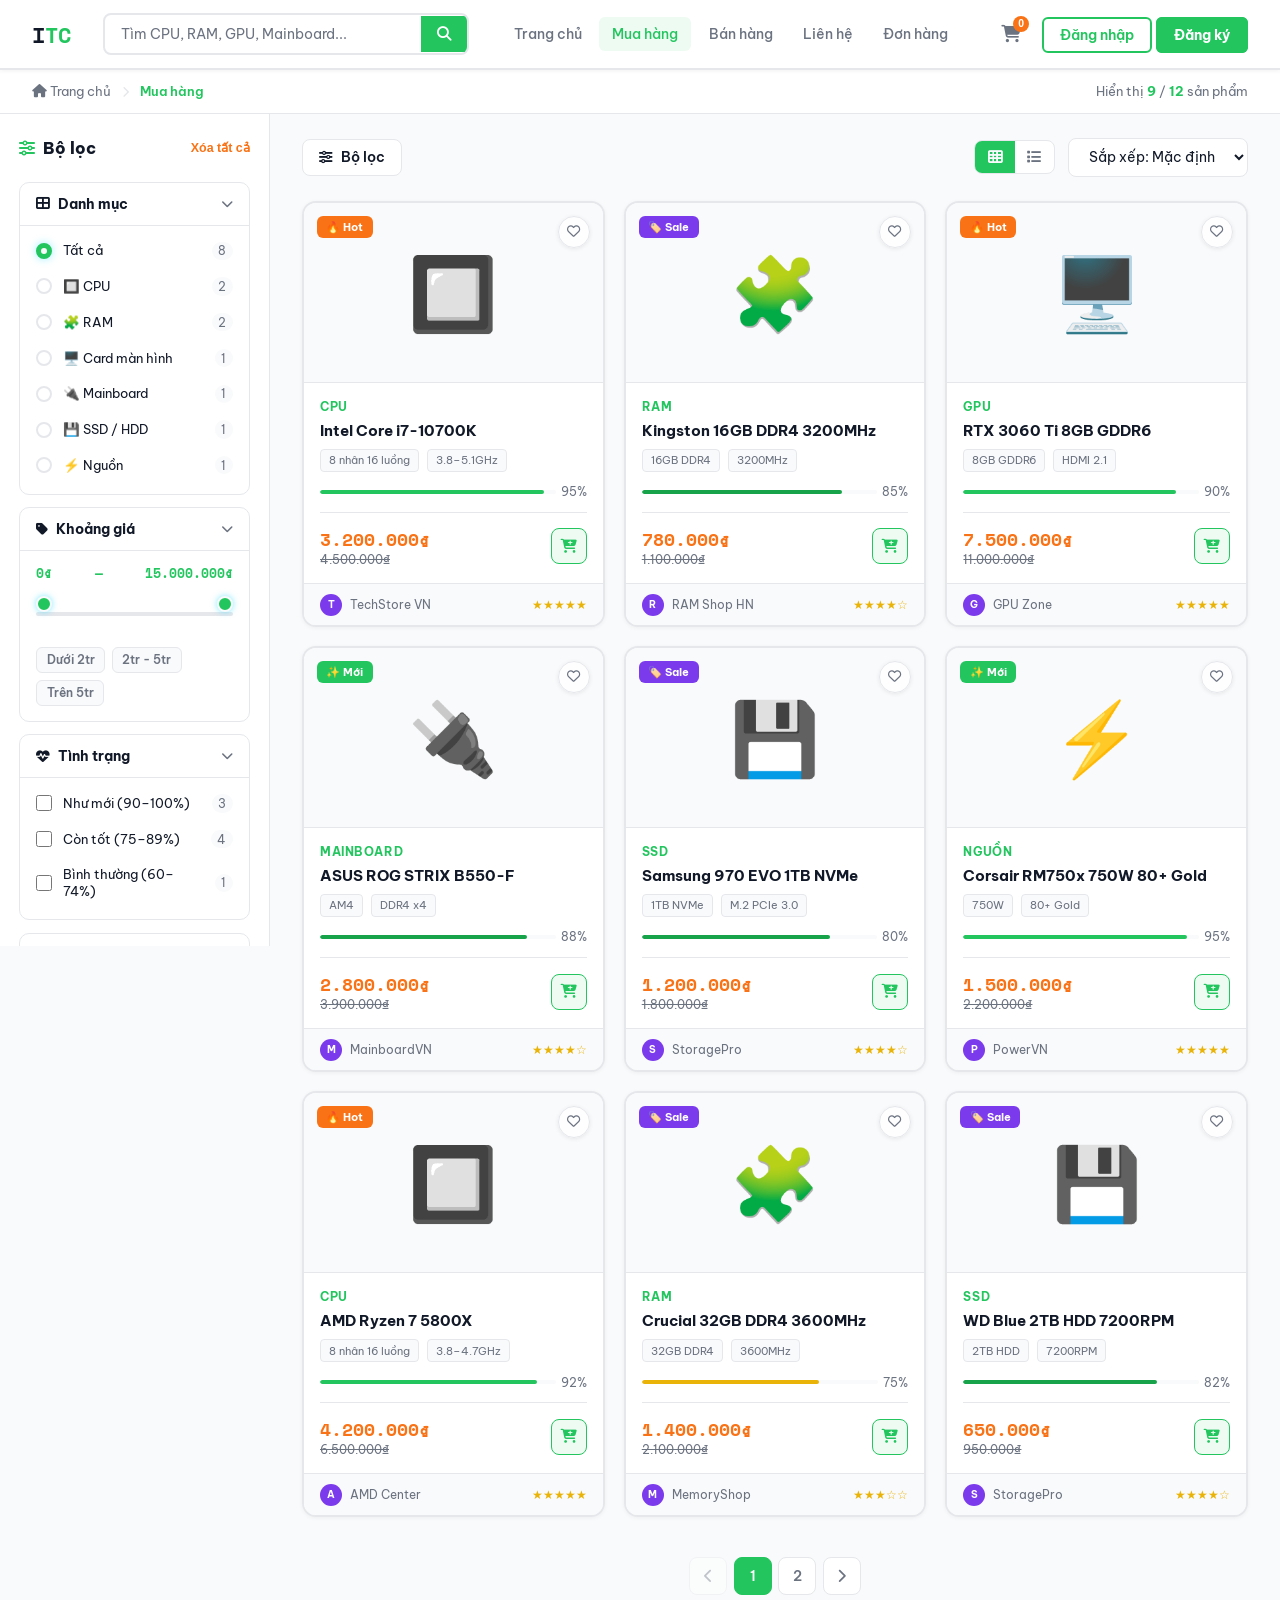
<file: shop.html>
<!DOCTYPE html>
<html lang="vi">
<head>
  <meta charset="UTF-8">
  <meta name="viewport" content="width=device-width, initial-scale=1.0">
  <title>Mua Hàng</title>
  <link href="https://fonts.googleapis.com/css2?family=Be+Vietnam+Pro:wght@300;400;500;600;700;800;900&family=Space+Mono:wght@400;700&display=swap" rel="stylesheet">
  <link rel="stylesheet" href="https://cdnjs.cloudflare.com/ajax/libs/font-awesome/6.4.0/css/all.min.css">
  <link rel="stylesheet" href="style.css">
  <link rel="stylesheet" href="shop.css">
</head>
<body>

<!-- TOAST -->
<div class="toast" id="toast">
  <i class="fas fa-check-circle toast-icon"></i>
  <span class="toast-text" id="toastText">Đã thêm vào giỏ hàng!</span>
</div>

<!-- MODAL CHI TIẾT SẢN PHẨM -->
<div class="modal-overlay" id="modalOverlay" onclick="closeModal(event)">
  <div class="modal" id="productModal" style="position:relative;">
    <button class="modal-close" onclick="closeModal()"><i class="fas fa-times"></i></button>
    <div class="modal-grid">
      <div class="modal-img" id="modalImg">💻</div>
      <div class="modal-content">
        <div class="product-category" id="modalCat"></div>
        <h2 id="modalName"></h2>
        <div style="display:flex;align-items:center;gap:0.5rem;margin-top:0.3rem;">
          <span style="color:var(--warning);font-size:0.85rem;" id="modalRating">★★★★☆</span>
          <span style="font-size:0.78rem;color:var(--text-muted);" id="modalReviews">(0 đánh giá)</span>
        </div>
        <div class="modal-price" id="modalPrice"></div>
        <div class="modal-specs" id="modalSpecs"></div>
        <p style="font-size:0.85rem;color:var(--text-muted);line-height:1.7;" id="modalDesc"></p>
        <div class="modal-actions">
          <button class="btn-buy" onclick="buyNow()"><i class="fas fa-bolt"></i> Mua ngay</button>
          <button class="btn-cart-lg" onclick="addToCartModal()"><i class="fas fa-shopping-cart"></i> Thêm giỏ</button>
        </div>
        <div style="display:flex;gap:1.5rem;margin-top:1rem;font-size:0.78rem;color:var(--text-muted);">
          <span><i class="fas fa-shield-alt" style="color:var(--success);margin-right:0.3rem;"></i>Đã kiểm tra</span>
          <span><i class="fas fa-undo" style="color:var(--accent);margin-right:0.3rem;"></i>Đổi 7 ngày</span>
          <span><i class="fas fa-truck" style="color:var(--accent2);margin-right:0.3rem;"></i>Toàn quốc</span>
        </div>
      </div>
    </div>
  </div>
</div>

<!-- HEADER -->
<header>
  <div class="header-inner">
    <a href="index.html" class="logo">I<span>TC</span></a>
    <div class="search-bar">
      <input type="text" id="searchInput" placeholder="Tìm CPU, RAM, GPU, Mainboard..." oninput="liveSearch()">
      <button onclick="doSearch()"><i class="fas fa-search"></i></button>
    </div>
    <nav>
      <a href="index.html">Trang chủ</a>
      <a href="shop.html" class="active">Mua hàng</a>
      <a href="sell.html">Bán hàng</a>
      <a href="lien-he.html">Liên hệ</a>
      <a href="orders.html">Đơn hàng</a>
    </nav>
    <div class="header-actions">
      <button class="cart-btn" onclick="showCartDropdown()">
        <i class="fas fa-shopping-cart"></i>
        <span class="cart-badge" id="cartBadge">0</span>
      </button>
      <div id="authButtons">
        <a href="login.html" class="btn-outline">Đăng nhập</a>
        <a href="login.html?tab=register" class="btn-primary">Đăng ký</a>
      </div>
      <div id="userMenu" style="display:none;align-items:center;gap:0.8rem;">
        <div style="display:flex;align-items:center;gap:0.5rem;padding:0.4rem 0.9rem;background:rgba(0,212,255,0.08);border:1px solid var(--border);border-radius:8px;">
          <div style="width:28px;height:28px;border-radius:50%;background:var(--accent3);display:flex;align-items:center;justify-content:center;font-size:0.75rem;font-weight:700;color:white;" id="userAvatar">U</div>
          <span style="font-size:0.88rem;font-weight:600;" id="userName">User</span>
        </div>
        <button onclick="logout()" style="padding:0.45rem 1rem;border:1px solid rgba(239,68,68,0.5);border-radius:6px;background:none;color:#ef4444;font-family:inherit;font-size:0.85rem;font-weight:600;cursor:pointer;">
          <i class="fas fa-sign-out-alt"></i> Đăng xuất
        </button>
      </div>
    </div>
  </div>
</header>

<!-- BREADCRUMB -->
<div class="breadcrumb-bar">
  <div class="breadcrumb-inner">
    <a href="index.html"><i class="fas fa-home"></i> Trang chủ</a>
    <i class="fas fa-chevron-right"></i>
    <span id="breadcrumbCurrent">Mua hàng</span>
  </div>
  <div class="result-count" id="resultCount">Đang tải...</div>
</div>

<!-- MAIN LAYOUT -->
<div class="shop-layout">

  <!-- SIDEBAR -->
  <aside class="shop-sidebar" id="sidebar">
    <div class="sidebar-header">
      <h3><i class="fas fa-sliders-h"></i> Bộ lọc</h3>
      <button class="clear-all-btn" onclick="clearAllFilters()">Xóa tất cả</button>
    </div>

    <!-- Danh mục -->
    <div class="filter-block">
      <div class="filter-block-title" onclick="toggleBlock(this)">
        <span><i class="fas fa-th-large"></i> Danh mục</span>
        <i class="fas fa-chevron-down"></i>
      </div>
      <div class="filter-block-body">
        <label class="filter-option" onclick="filterCat('all')">
          <span class="filter-radio active" id="cat-all"></span>
          <span>Tất cả</span>
          <span class="filter-count">8</span>
        </label>
        <label class="filter-option" onclick="filterCat('CPU')">
          <span class="filter-radio" id="cat-CPU"></span>
          <span>🔲 CPU</span>
          <span class="filter-count">2</span>
        </label>
        <label class="filter-option" onclick="filterCat('RAM')">
          <span class="filter-radio" id="cat-RAM"></span>
          <span>🧩 RAM</span>
          <span class="filter-count">2</span>
        </label>
        <label class="filter-option" onclick="filterCat('GPU')">
          <span class="filter-radio" id="cat-GPU"></span>
          <span>🖥️ Card màn hình</span>
          <span class="filter-count">1</span>
        </label>
        <label class="filter-option" onclick="filterCat('Mainboard')">
          <span class="filter-radio" id="cat-Mainboard"></span>
          <span>🔌 Mainboard</span>
          <span class="filter-count">1</span>
        </label>
        <label class="filter-option" onclick="filterCat('SSD')">
          <span class="filter-radio" id="cat-SSD"></span>
          <span>💾 SSD / HDD</span>
          <span class="filter-count">1</span>
        </label>
        <label class="filter-option" onclick="filterCat('Nguồn')">
          <span class="filter-radio" id="cat-Nguồn"></span>
          <span>⚡ Nguồn</span>
          <span class="filter-count">1</span>
        </label>
      </div>
    </div>

    <!-- Khoảng giá -->
    <div class="filter-block">
      <div class="filter-block-title" onclick="toggleBlock(this)">
        <span><i class="fas fa-tag"></i> Khoảng giá</span>
        <i class="fas fa-chevron-down"></i>
      </div>
      <div class="filter-block-body">
        <div class="price-display">
          <span id="priceMin">0₫</span>
          <span>—</span>
          <span id="priceMax">15.000.000₫</span>
        </div>
        <div class="range-wrap">
          <input type="range" id="rangeMin" min="0" max="15000000" step="100000" value="0" oninput="updatePriceRange()">
          <input type="range" id="rangeMax" min="0" max="15000000" step="100000" value="15000000" oninput="updatePriceRange()">
        </div>
        <div class="price-presets">
          <button onclick="setPrice(0,2000000)">Dưới 2tr</button>
          <button onclick="setPrice(2000000,5000000)">2tr - 5tr</button>
          <button onclick="setPrice(5000000,15000000)">Trên 5tr</button>
        </div>
      </div>
    </div>

    <!-- Tình trạng -->
    <div class="filter-block">
      <div class="filter-block-title" onclick="toggleBlock(this)">
        <span><i class="fas fa-heartbeat"></i> Tình trạng</span>
        <i class="fas fa-chevron-down"></i>
      </div>
      <div class="filter-block-body">
        <label class="filter-checkbox">
          <input type="checkbox" value="great" onchange="updateCondFilter()"> Như mới (90–100%)
          <span class="filter-count">3</span>
        </label>
        <label class="filter-checkbox">
          <input type="checkbox" value="good" onchange="updateCondFilter()"> Còn tốt (75–89%)
          <span class="filter-count">4</span>
        </label>
        <label class="filter-checkbox">
          <input type="checkbox" value="fair" onchange="updateCondFilter()"> Bình thường (60–74%)
          <span class="filter-count">1</span>
        </label>
      </div>
    </div>

    <!-- Thương hiệu -->
    <div class="filter-block">
      <div class="filter-block-title" onclick="toggleBlock(this)">
        <span><i class="fas fa-award"></i> Thương hiệu</span>
        <i class="fas fa-chevron-down"></i>
      </div>
      <div class="filter-block-body">
        <label class="filter-checkbox">
          <input type="checkbox" value="Intel" onchange="updateBrandFilter()"> Intel
          <span class="filter-count">1</span>
        </label>
        <label class="filter-checkbox">
          <input type="checkbox" value="AMD" onchange="updateBrandFilter()"> AMD
          <span class="filter-count">1</span>
        </label>
        <label class="filter-checkbox">
          <input type="checkbox" value="NVIDIA" onchange="updateBrandFilter()"> NVIDIA
          <span class="filter-count">1</span>
        </label>
        <label class="filter-checkbox">
          <input type="checkbox" value="ASUS" onchange="updateBrandFilter()"> ASUS
          <span class="filter-count">1</span>
        </label>
        <label class="filter-checkbox">
          <input type="checkbox" value="Kingston" onchange="updateBrandFilter()"> Kingston
          <span class="filter-count">1</span>
        </label>
        <label class="filter-checkbox">
          <input type="checkbox" value="Samsung" onchange="updateBrandFilter()"> Samsung
          <span class="filter-count">1</span>
        </label>
        <label class="filter-checkbox">
          <input type="checkbox" value="Corsair" onchange="updateBrandFilter()"> Corsair
          <span class="filter-count">1</span>
        </label>
        <label class="filter-checkbox">
          <input type="checkbox" value="Crucial" onchange="updateBrandFilter()"> Crucial
          <span class="filter-count">1</span>
        </label>
      </div>
    </div>

    <!-- Bảo hành -->
    <div class="filter-block">
      <div class="filter-block-title" onclick="toggleBlock(this)">
        <span><i class="fas fa-shield-alt"></i> Bảo hành còn lại</span>
        <i class="fas fa-chevron-down"></i>
      </div>
      <div class="filter-block-body">
        <label class="filter-checkbox">
          <input type="checkbox" value="6" onchange="updateWarrantyFilter()"> 6 tháng trở lên
        </label>
        <label class="filter-checkbox">
          <input type="checkbox" value="3" onchange="updateWarrantyFilter()"> 3 tháng trở lên
        </label>
        <label class="filter-checkbox">
          <input type="checkbox" value="1" onchange="updateWarrantyFilter()"> Có bảo hành
        </label>
      </div>
    </div>
  </aside>

  <!-- MAIN CONTENT -->
  <main class="shop-main">

    <!-- TOOLBAR -->
    <div class="shop-toolbar">
      <div class="toolbar-left">
        <button class="sidebar-toggle-btn" onclick="toggleSidebar()">
          <i class="fas fa-sliders-h"></i> Bộ lọc
        </button>
        <!-- Active filters tags -->
        <div class="active-filters" id="activeFilters"></div>
      </div>
      <div class="toolbar-right">
        <div class="view-toggle">
          <button class="view-btn active" id="viewGrid" onclick="setView('grid')" title="Dạng lưới">
            <i class="fas fa-th"></i>
          </button>
          <button class="view-btn" id="viewList" onclick="setView('list')" title="Dạng danh sách">
            <i class="fas fa-list"></i>
          </button>
        </div>
        <select class="sort-select" onchange="sortProducts(this.value)">
          <option value="">Sắp xếp: Mặc định</option>
          <option value="price-asc">Giá: Thấp → Cao</option>
          <option value="price-desc">Giá: Cao → Thấp</option>
          <option value="newest">Mới đăng nhất</option>
          <option value="condition">Tình trạng tốt nhất</option>
          <option value="popular">Phổ biến nhất</option>
        </select>
      </div>
    </div>

    <!-- PRODUCTS GRID -->
    <div class="products-grid" id="productsGrid"></div>

    <!-- EMPTY STATE -->
    <div class="empty-state" id="emptyState" style="display:none;">
      <div class="empty-icon">🔍</div>
      <h3>Không tìm thấy sản phẩm</h3>
      <p>Thử thay đổi bộ lọc hoặc từ khóa tìm kiếm</p>
      <button class="btn-hero-primary" onclick="clearAllFilters()" style="margin-top:1rem;">
        <i class="fas fa-redo"></i> Xóa bộ lọc
      </button>
    </div>

    <!-- PAGINATION -->
    <div class="pagination" id="pagination"></div>

  </main>
</div>

<!-- CART DROPDOWN -->
<div class="cart-dropdown" id="cartDropdown">
  <div class="cart-dropdown-header">
    <h4><i class="fas fa-shopping-cart"></i> Giỏ hàng</h4>
    <button onclick="closeCartDropdown()"><i class="fas fa-times"></i></button>
  </div>
  <div class="cart-items" id="cartItems">
    <div class="cart-empty"><i class="fas fa-box-open"></i><p>Giỏ hàng trống</p></div>
  </div>
  <div class="cart-footer" id="cartFooter" style="display:none;">
    <div class="cart-total">
      Tổng: <strong id="cartTotal">0₫</strong>
    </div>
    <button class="btn-buy" style="width:100%;padding:0.7rem;" onclick="checkout()">
      <i class="fas fa-credit-card"></i> Thanh toán
    </button>
  </div>
</div>
<div class="cart-backdrop" id="cartBackdrop" onclick="closeCartDropdown()"></div>

<script src="shop.js"></script>
</body>
</html>
</file>
<file: style.css>
:root {
  --primary: #f9fafb;
  --secondary: #ffffff;
  --accent: #22c55e;
  --accent2: #f97316;
  --accent3: #7c3aed;
  --text: #111827;
  --text-muted: #6b7280;
  --card: #ffffff;
  --border: #e5e7eb;
  --success: #16a34a;
  --warning: #eab308;
}

* { margin: 0; padding: 0; box-sizing: border-box; }

body {
  font-family: 'Be Vietnam Pro', sans-serif;
  background: var(--primary);
  color: var(--text);
  overflow-x: hidden;
}

/* ========================
   HEADER
======================== */
header {
  position: sticky; top: 0; z-index: 1000;
  background: #ffffff;
  backdrop-filter: blur(20px);
  border-bottom: 2px solid var(--border);
  box-shadow: 0 1px 4px rgba(0,0,0,0.06);
  padding: 0 2rem;
}
.header-inner {
  max-width: 1400px; margin: 0 auto;
  display: flex; align-items: center; gap: 2rem;
  height: 68px;
}
.logo {
  font-family: 'Space Mono', monospace;
  font-size: 1.4rem; font-weight: 700;
  color: var(--text); white-space: nowrap;
  text-decoration: none;
}
.logo span { color: var(--accent); }

.search-bar {
  flex: 1; max-width: 480px;
  display: flex; align-items: center;
  background: var(--secondary);
  border: 2px solid var(--border);
  border-radius: 8px; overflow: hidden;
  transition: border-color 0.2s;
}
.search-bar:focus-within { border-color: var(--accent); }
.search-bar input {
  flex: 1; padding: 0.6rem 1rem;
  background: none; border: none; outline: none;
  color: var(--text); font-family: inherit; font-size: 0.9rem;
}
.search-bar input::placeholder { color: var(--text-muted); }
.search-bar button {
  padding: 0.6rem 1rem;
  background: var(--accent); border: none; cursor: pointer;
  color: #ffffff; font-size: 0.9rem;
  transition: background 0.2s;
}
.search-bar button:hover { background: #16a34a; }

nav { display: flex; gap: 0.3rem; margin-left: auto; }
nav a {
  padding: 0.5rem 0.8rem;
  color: var(--text-muted); text-decoration: none;
  font-size: 0.88rem; font-weight: 500;
  border-radius: 6px; transition: all 0.2s;
  white-space: nowrap;
}
nav a:hover, nav a.active {
  color: var(--accent);
  background: rgba(34,197,94,0.08);
}

.header-actions { display: flex; gap: 0.8rem; align-items: center; }
.btn-outline {
  padding: 0.45rem 1rem;
  border: 2px solid var(--accent); border-radius: 6px;
  color: var(--accent); background: none; cursor: pointer;
  font-family: inherit; font-size: 0.85rem; font-weight: 600;
  transition: all 0.2s; text-decoration: none;
}
.btn-outline:hover { background: var(--accent); color: #ffffff; }
.btn-primary {
  padding: 0.45rem 1rem;
  background: var(--accent); border: 2px solid var(--accent); border-radius: 6px;
  color: #ffffff; cursor: pointer;
  font-family: inherit; font-size: 0.85rem; font-weight: 700;
  transition: all 0.2s; text-decoration: none;
}
.btn-primary:hover { background: #16a34a; border-color: #16a34a; transform: translateY(-1px); }

.cart-btn {
  position: relative; padding: 0.5rem;
  background: none; border: none; cursor: pointer;
  color: var(--text-muted); font-size: 1.1rem;
  transition: color 0.2s;
}
.cart-btn:hover { color: var(--accent); }
.cart-badge {
  position: absolute; top: 0; right: 0;
  background: var(--accent2); color: white;
  font-size: 0.65rem; font-weight: 700;
  width: 16px; height: 16px; border-radius: 50%;
  display: flex; align-items: center; justify-content: center;
}

/* ========================
   HERO
======================== */
.hero {
  background: #ffffff;
  padding: 5rem 2rem;
  position: relative; overflow: hidden;
  border-bottom: 1px solid var(--border);
}
.hero::before {
  content: '';
  position: absolute; inset: 0;
  background: radial-gradient(ellipse at 70% 50%, rgba(34,197,94,0.05) 0%, transparent 70%),
              radial-gradient(ellipse at 20% 80%, rgba(124,58,237,0.03) 0%, transparent 60%);
}
.hero-grid {
  max-width: 1400px; margin: 0 auto;
  display: grid; grid-template-columns: 1fr 1fr; gap: 4rem;
  align-items: center; position: relative;
}
.hero-badge {
  display: inline-flex; align-items: center; gap: 0.5rem;
  padding: 0.4rem 0.9rem;
  background: rgba(34,197,94,0.1); border: 1px solid rgba(34,197,94,0.35);
  border-radius: 20px; font-size: 0.8rem; color: var(--success);
  margin-bottom: 1.5rem; font-weight: 600;
}
.hero h1 {
  font-size: clamp(2rem, 4vw, 3.2rem);
  font-weight: 900; line-height: 1.15;
  margin-bottom: 1.2rem; color: var(--text);
}
.hero h1 .highlight {
  color: var(--accent);
  text-shadow: 0 0 20px rgba(34,197,94,0.2);
}
.hero p {
  color: var(--text-muted); font-size: 1rem;
  line-height: 1.7; margin-bottom: 2rem;
}
.hero-ctas { display: flex; gap: 1rem; flex-wrap: wrap; }
.btn-hero-primary {
  padding: 0.85rem 2rem;
  background: var(--accent); border: none; border-radius: 8px;
  color: #ffffff; font-family: inherit;
  font-size: 0.95rem; font-weight: 700; cursor: pointer;
  transition: all 0.3s;
  box-shadow: 0 4px 14px rgba(34,197,94,0.35);
}
.btn-hero-primary:hover { background: #16a34a; transform: translateY(-2px); box-shadow: 0 6px 20px rgba(34,197,94,0.45); }
.btn-hero-secondary {
  padding: 0.85rem 2rem;
  background: none; border: 2px solid var(--border); border-radius: 8px;
  color: var(--text); font-family: inherit;
  font-size: 0.95rem; font-weight: 600; cursor: pointer;
  transition: all 0.3s;
}
.btn-hero-secondary:hover { border-color: var(--accent); color: var(--accent); }

.hero-stats { display: flex; gap: 2.5rem; margin-top: 2.5rem; }
.stat-item h3 {
  font-size: 1.8rem; font-weight: 900;
  color: var(--accent); font-family: 'Space Mono', monospace;
}
.stat-item p { font-size: 0.8rem; color: var(--text-muted); margin-top: 0.2rem; }

.hero-visual { display: grid; grid-template-columns: 1fr 1fr; gap: 1rem; }
.hero-card {
  background: #ffffff;
  border: 2px solid var(--border);
  border-radius: 12px; padding: 1.5rem;
  transition: all 0.3s; cursor: pointer;
  animation: floatCard 4s ease-in-out infinite;
  box-shadow: 0 2px 8px rgba(0,0,0,0.05);
}
.hero-card:nth-child(2) { animation-delay: 1s; margin-top: 1.5rem; }
.hero-card:nth-child(3) { animation-delay: 2s; }
.hero-card:nth-child(4) { animation-delay: 3s; margin-top: 1.5rem; }
.hero-card:hover { border-color: var(--accent); transform: translateY(-4px); animation: none; box-shadow: 0 8px 24px rgba(34,197,94,0.12); }

@keyframes floatCard {
  0%, 100% { transform: translateY(0); }
  50% { transform: translateY(-6px); }
}

.hcard-icon {
  width: 48px; height: 48px; border-radius: 10px;
  display: flex; align-items: center; justify-content: center;
  font-size: 1.3rem; margin-bottom: 0.8rem;
}
.hcard-icon.blue   { background: rgba(34,197,94,0.1);   color: var(--accent); }
.hcard-icon.orange { background: rgba(249,115,22,0.1);  color: var(--accent2); }
.hcard-icon.purple { background: rgba(124,58,237,0.1);  color: var(--accent3); }
.hcard-icon.green  { background: rgba(22,163,74,0.1);   color: var(--success); }
.hero-card h4 { font-size: 0.9rem; font-weight: 700; margin-bottom: 0.3rem; color: var(--text); }
.hero-card p  { font-size: 0.78rem; color: var(--text-muted); }

/* ========================
   SECTIONS (shared)
======================== */
.section { padding: 4rem 2rem; }
.section-inner { max-width: 1400px; margin: 0 auto; }
.section-header {
  display: flex; align-items: flex-end;
  justify-content: space-between; margin-bottom: 2rem;
}
.section-title { font-size: 1.5rem; font-weight: 800; color: var(--text); }
.section-title span { color: var(--accent); }
.section-sub { color: var(--text-muted); font-size: 0.88rem; margin-top: 0.3rem; }
.view-all {
  color: var(--accent); font-size: 0.88rem; font-weight: 600;
  text-decoration: none; display: flex; align-items: center; gap: 0.4rem;
}
.view-all:hover { text-decoration: underline; }

/* ========================
   CATEGORIES
======================== */
.categories-grid {
  display: grid;
  grid-template-columns: repeat(8, 1fr);
  gap: 1rem;
}
.cat-card {
  background: #ffffff;
  border: 2px solid var(--border);
  border-radius: 12px; padding: 1.2rem 0.8rem;
  text-align: center; cursor: pointer;
  transition: all 0.3s; text-decoration: none; color: var(--text);
  box-shadow: 0 1px 3px rgba(0,0,0,0.04);
}
.cat-card:hover {
  border-color: var(--accent);
  transform: translateY(-4px);
  background: rgba(34,197,94,0.04);
  box-shadow: 0 6px 20px rgba(34,197,94,0.1);
}
.cat-icon { font-size: 1.8rem; margin-bottom: 0.7rem; display: block; transition: transform 0.3s; }
.cat-card:hover .cat-icon { transform: scale(1.2); }
.cat-card h4 { font-size: 0.8rem; font-weight: 700; margin-bottom: 0.2rem; color: var(--text); }
.cat-card p  { font-size: 0.72rem; color: var(--text-muted); }

/* ========================
   FILTER BAR
======================== */
.filter-section { padding: 0 2rem 1rem; }
.filter-inner { max-width: 1400px; margin: 0 auto; }
.filter-bar {
  display: flex; gap: 0.8rem; flex-wrap: wrap;
  align-items: center; padding: 1rem 1.5rem;
  background: #ffffff; border: 2px solid var(--border);
  border-radius: 12px;
  box-shadow: 0 1px 3px rgba(0,0,0,0.04);
}
.filter-label { font-size: 0.85rem; font-weight: 700; color: var(--text-muted); }
.filter-chip {
  padding: 0.4rem 1rem;
  background: var(--primary); border: 1px solid var(--border);
  border-radius: 20px; font-size: 0.82rem; font-weight: 600;
  color: var(--text-muted); cursor: pointer; transition: all 0.2s;
}
.filter-chip:hover, .filter-chip.active {
  background: rgba(34,197,94,0.08); border-color: var(--accent); color: var(--accent);
}
.filter-select {
  padding: 0.4rem 1rem; background: var(--primary);
  border: 1px solid var(--border); border-radius: 20px;
  color: var(--text); font-family: inherit; font-size: 0.82rem;
  cursor: pointer; outline: none; margin-left: auto;
}
.filter-select:focus { border-color: var(--accent); }

/* ========================
   PRODUCT CARDS
======================== */
.products-grid {
  display: grid;
  grid-template-columns: repeat(4, 1fr);
  gap: 1.2rem;
}

.product-card {
  background: #ffffff;
  border: 2px solid var(--border);
  border-radius: 14px; overflow: hidden;
  transition: all 0.3s; cursor: pointer;
  position: relative;
  box-shadow: 0 1px 4px rgba(0,0,0,0.05);
}
.product-card:hover {
  border-color: var(--accent);
  transform: translateY(-4px);
  box-shadow: 0 10px 30px rgba(34,197,94,0.12);
}

.product-badge {
  position: absolute; top: 0.8rem; left: 0.8rem;
  padding: 0.25rem 0.6rem; border-radius: 6px;
  font-size: 0.7rem; font-weight: 700; z-index: 2;
}
.badge-hot  { background: var(--accent2); color: white; }
.badge-new  { background: var(--accent);  color: white; }
.badge-sale { background: var(--accent3);  color: white; }

.product-fav {
  position: absolute; top: 0.8rem; right: 0.8rem;
  width: 32px; height: 32px; border-radius: 50%;
  background: rgba(255,255,255,0.9); border: 1px solid var(--border); cursor: pointer;
  color: var(--text-muted); font-size: 0.85rem;
  display: flex; align-items: center; justify-content: center;
  transition: all 0.2s; z-index: 2;
  box-shadow: 0 1px 4px rgba(0,0,0,0.08);
}
.product-fav:hover,
.product-fav.active { color: #ef4444; background: rgba(239,68,68,0.1); border-color: #ef4444; }

.product-img {
  height: 180px;
  background: var(--primary);
  display: flex; align-items: center; justify-content: center;
  font-size: 4rem; position: relative; overflow: hidden;
  border-bottom: 1px solid var(--border);
}
.product-img::after {
  content: '';
  position: absolute; inset: 0;
  background: linear-gradient(to bottom, transparent 50%, rgba(249,250,251,0.3));
}
.product-img-overlay {
  position: absolute; inset: 0;
  background: rgba(34,197,94,0.06);
  opacity: 0; transition: opacity 0.3s;
  display: flex; align-items: center; justify-content: center;
  z-index: 1;
}
.product-card:hover .product-img-overlay { opacity: 1; }
.quick-view-btn {
  padding: 0.5rem 1.2rem;
  background: var(--accent); border: none; border-radius: 6px;
  color: #ffffff; font-family: inherit; font-size: 0.82rem; font-weight: 700;
  cursor: pointer; transform: translateY(10px); transition: transform 0.3s;
  box-shadow: 0 2px 8px rgba(34,197,94,0.3);
}
.product-card:hover .quick-view-btn { transform: translateY(0); }

.product-info { padding: 1rem; }
.product-category {
  font-size: 0.72rem; color: var(--accent); font-weight: 700;
  text-transform: uppercase; letter-spacing: 0.05em; margin-bottom: 0.4rem;
}
.product-name  { font-size: 0.92rem; font-weight: 700; margin-bottom: 0.5rem; line-height: 1.4; color: var(--text); }
.product-specs { display: flex; gap: 0.5rem; flex-wrap: wrap; margin-bottom: 0.8rem; }
.spec-tag {
  padding: 0.2rem 0.5rem;
  background: var(--primary); border: 1px solid var(--border); border-radius: 4px;
  font-size: 0.7rem; color: var(--text-muted);
}
.product-condition { display: flex; align-items: center; gap: 0.3rem; margin-bottom: 0.8rem; }
.condition-bar {
  flex: 1; height: 4px; background: var(--primary); border-radius: 2px; overflow: hidden;
}
.condition-fill        { height: 100%; border-radius: 2px; }
.condition-fill.good   { background: var(--success); width: 85%; }
.condition-fill.fair   { background: var(--warning); width: 60%; }
.condition-fill.great  { background: var(--accent);  width: 95%; }
.condition-text { font-size: 0.72rem; color: var(--text-muted); white-space: nowrap; }

.product-footer {
  display: flex; align-items: center; justify-content: space-between;
  padding-top: 0.8rem; border-top: 1px solid var(--border);
}
.product-price     { font-size: 1.1rem; font-weight: 800; color: var(--accent2); font-family: 'Space Mono', monospace; }
.product-price-old { font-size: 0.78rem; color: var(--text-muted); text-decoration: line-through; }
.add-cart-btn {
  width: 36px; height: 36px; border-radius: 8px;
  background: rgba(34,197,94,0.08); border: 1px solid var(--accent);
  color: var(--accent); cursor: pointer; font-size: 0.9rem;
  display: flex; align-items: center; justify-content: center;
  transition: all 0.2s;
}
.add-cart-btn:hover { background: var(--accent); color: #ffffff; }

.product-seller {
  display: flex; align-items: center; gap: 0.5rem;
  padding: 0.6rem 1rem;
  background: var(--primary); border-top: 1px solid var(--border);
}
.seller-avatar {
  width: 22px; height: 22px; border-radius: 50%;
  background: var(--accent3);
  display: flex; align-items: center; justify-content: center;
  font-size: 0.65rem; font-weight: 700; color: white;
}
.seller-name   { font-size: 0.75rem; color: var(--text-muted); }
.seller-rating { margin-left: auto; font-size: 0.72rem; color: var(--warning); }

/* ========================
   BANNER
======================== */
.banner-section { padding: 2rem 2rem; }
.banner-grid {
  max-width: 1400px; margin: 0 auto;
  display: grid; grid-template-columns: 2fr 1fr; gap: 1.2rem;
}
.banner-main {
  background: linear-gradient(135deg, #15803d, #22c55e);
  border: none; border-radius: 16px;
  padding: 2.5rem; position: relative; overflow: hidden;
  color: white;
}
.banner-main::before {
  content: '';
  position: absolute; right: -30px; top: -30px;
  width: 250px; height: 250px; border-radius: 50%;
  background: rgba(255,255,255,0.1);
}
.banner-main::after {
  content: '';
  position: absolute; right: 60px; bottom: -40px;
  width: 150px; height: 150px; border-radius: 50%;
  background: rgba(255,255,255,0.07);
}
.banner-main .hero-badge {
  background: rgba(255,255,255,0.2);
  border-color: rgba(255,255,255,0.4);
  color: white;
}
.banner-main h2 { font-size: 1.8rem; font-weight: 900; margin-bottom: 0.5rem; color: white; position: relative; z-index: 1; }
.banner-main h2 span { color: #fef08a; }
.banner-main p { color: rgba(255,255,255,0.85); margin-bottom: 1.5rem; font-size: 0.9rem; position: relative; z-index: 1; }

.countdown { display: flex; gap: 1rem; margin-bottom: 1.5rem; position: relative; z-index: 1; }
.cd-item { text-align: center; }
.cd-num {
  background: rgba(255,255,255,0.2); border: 1px solid rgba(255,255,255,0.3); border-radius: 8px;
  padding: 0.5rem 0.9rem; font-size: 1.5rem; font-weight: 900;
  font-family: 'Space Mono', monospace; color: white;
  display: block;
}
.cd-label { font-size: 0.68rem; color: rgba(255,255,255,0.75); margin-top: 0.3rem; display: block; }

.banner-main .btn-hero-primary {
  background: white; color: var(--success);
  box-shadow: 0 4px 14px rgba(0,0,0,0.15);
  position: relative; z-index: 1;
}
.banner-main .btn-hero-primary:hover { background: #f0fdf4; transform: translateY(-2px); }

.banner-side   { display: flex; flex-direction: column; gap: 1.2rem; }
.banner-small  {
  flex: 1; border-radius: 12px; padding: 1.5rem;
  border: 2px solid var(--border);
}
.banner-small.purple {
  background: linear-gradient(135deg, rgba(124,58,237,0.08), rgba(124,58,237,0.03));
  border-color: rgba(124,58,237,0.25);
}
.banner-small.orange {
  background: linear-gradient(135deg, rgba(249,115,22,0.08), rgba(249,115,22,0.03));
  border-color: rgba(249,115,22,0.25);
}
.banner-small h3 { font-size: 1rem; font-weight: 800; margin-bottom: 0.3rem; color: var(--text); }
.banner-small p  { font-size: 0.78rem; color: var(--text-muted); margin-bottom: 1rem; }

.btn-sm {
  padding: 0.4rem 1rem; border-radius: 6px;
  font-family: inherit; font-size: 0.8rem; font-weight: 700; cursor: pointer;
  transition: all 0.2s; border: none;
}
.btn-sm.purple { background: var(--accent3); color: white; }
.btn-sm.orange { background: var(--accent2); color: white; }
.btn-sm:hover  { opacity: 0.85; transform: translateY(-1px); }

/* ========================
   MODAL
======================== */
.modal-overlay {
  display: none; position: fixed; inset: 0; z-index: 2000;
  background: rgba(0,0,0,0.5); backdrop-filter: blur(8px);
  align-items: center; justify-content: center; padding: 1rem;
}
.modal-overlay.active { display: flex; }
.modal {
  background: #ffffff; border: 2px solid var(--border);
  border-radius: 20px; max-width: 900px; width: 100%;
  max-height: 90vh; overflow-y: auto;
  animation: modalIn 0.3s ease;
  box-shadow: 0 20px 60px rgba(0,0,0,0.15);
}
@keyframes modalIn {
  from { opacity: 0; transform: translateY(30px) scale(0.95); }
  to   { opacity: 1; transform: translateY(0) scale(1); }
}
.modal-grid { display: grid; grid-template-columns: 1fr 1fr; }
.modal-img {
  height: 100%; min-height: 400px;
  background: var(--primary);
  display: flex; align-items: center; justify-content: center;
  font-size: 8rem; border-radius: 20px 0 0 20px;
  border-right: 1px solid var(--border);
}
.modal-content { padding: 2rem; }
.modal-close {
  position: absolute; top: 1rem; right: 1rem;
  width: 36px; height: 36px; border-radius: 50%;
  background: var(--primary); border: 1px solid var(--border); cursor: pointer;
  color: var(--text); font-size: 1rem;
  display: flex; align-items: center; justify-content: center;
  transition: all 0.2s;
}
.modal-close:hover { background: #fee2e2; color: #ef4444; border-color: #ef4444; }
.modal-content h2 { font-size: 1.3rem; font-weight: 800; margin-bottom: 0.5rem; color: var(--text); }
.modal-price { font-size: 2rem; font-weight: 900; color: var(--accent2); font-family: 'Space Mono', monospace; margin: 1rem 0; }
.modal-specs { display: grid; grid-template-columns: 1fr 1fr; gap: 0.7rem; margin: 1.2rem 0; }
.modal-spec { background: var(--primary); border: 1px solid var(--border); border-radius: 8px; padding: 0.7rem; }
.modal-spec label { font-size: 0.72rem; color: var(--text-muted); display: block; margin-bottom: 0.2rem; }
.modal-spec span  { font-size: 0.88rem; font-weight: 600; color: var(--text); }
.modal-actions    { display: flex; gap: 0.8rem; margin-top: 1.5rem; }

.btn-buy {
  flex: 1; padding: 0.85rem; background: var(--accent2); border: none; border-radius: 10px;
  color: white; font-family: inherit; font-size: 0.95rem; font-weight: 700; cursor: pointer;
  transition: all 0.2s;
}
.btn-buy:hover { background: #ea6c0a; transform: translateY(-2px); }
.btn-cart-lg {
  flex: 1; padding: 0.85rem;
  background: rgba(34,197,94,0.08); border: 2px solid var(--accent); border-radius: 10px;
  color: var(--accent); font-family: inherit; font-size: 0.95rem; font-weight: 700; cursor: pointer;
  transition: all 0.2s;
}
.btn-cart-lg:hover { background: var(--accent); color: #ffffff; }

/* ========================
   SELLER / HOW-TO SECTION
======================== */
.seller-section {
  padding: 4rem 2rem;
  background: #ffffff;
  border-top: 2px solid var(--border);
  border-bottom: 2px solid var(--border);
}
.seller-steps {
  display: grid; grid-template-columns: repeat(4, 1fr); gap: 2rem;
}
.step-card {
  text-align: center; padding: 2rem 1.5rem;
  background: var(--primary); border: 2px solid var(--border);
  border-radius: 16px; transition: all 0.3s;
}
.step-card:hover { border-color: var(--accent); transform: translateY(-4px); box-shadow: 0 8px 24px rgba(34,197,94,0.1); }
.step-num {
  width: 48px; height: 48px; border-radius: 50%;
  background: rgba(34,197,94,0.1); border: 2px solid rgba(34,197,94,0.4);
  display: flex; align-items: center; justify-content: center;
  font-size: 1.1rem; font-weight: 900; color: var(--success);
  font-family: 'Space Mono', monospace;
  margin: 0 auto 1rem;
}
.step-icon { font-size: 2rem; margin-bottom: 1rem; }
.step-card h4 { font-size: 1rem; font-weight: 700; margin-bottom: 0.5rem; color: var(--text); }
.step-card p  { font-size: 0.83rem; color: var(--text-muted); line-height: 1.6; }

/* ========================
   FOOTER
======================== */
footer {
  padding: 3rem 2rem 1.5rem;
  border-top: 2px solid var(--border);
  background: #111827;
  color: #d1d5db;
}
.footer-grid {
  max-width: 1400px; margin: 0 auto;
  display: grid; grid-template-columns: 2fr 1fr 1fr 1fr; gap: 3rem;
  margin-bottom: 2rem;
}
.footer-brand .logo { font-size: 1.6rem; display: block; margin-bottom: 1rem; color: #ffffff; }
.footer-brand .logo span { color: var(--accent); }
.footer-brand p { font-size: 0.85rem; color: #9ca3af; line-height: 1.7; margin-bottom: 1.2rem; }
.social-links { display: flex; gap: 0.8rem; }
.social-link {
  width: 36px; height: 36px; border-radius: 8px;
  background: #1f2937; border: 1px solid #374151;
  display: flex; align-items: center; justify-content: center;
  color: #9ca3af; font-size: 0.85rem; text-decoration: none;
  transition: all 0.2s;
}
.social-link:hover { border-color: var(--accent); color: var(--accent); background: rgba(34,197,94,0.1); }
.footer-col h5 { font-size: 0.9rem; font-weight: 700; color: #ffffff; margin-bottom: 1rem; }
.footer-col ul { list-style: none; }
.footer-col ul li { margin-bottom: 0.6rem; }
.footer-col ul li a { color: #9ca3af; text-decoration: none; font-size: 0.83rem; transition: color 0.2s; }
.footer-col ul li a:hover { color: var(--accent); }
.footer-bottom {
  max-width: 1400px; margin: 0 auto;
  display: flex; align-items: center; justify-content: space-between;
  padding-top: 1.5rem; border-top: 1px solid #1f2937;
  font-size: 0.8rem; color: #6b7280;
}

/* ========================
   TOAST NOTIFICATION
======================== */
.toast {
  position: fixed; bottom: 2rem; right: 2rem; z-index: 3000;
  background: #ffffff; border: 2px solid var(--accent);
  border-radius: 10px; padding: 1rem 1.5rem;
  display: flex; align-items: center; gap: 0.8rem;
  transform: translateY(100px); opacity: 0;
  transition: all 0.4s cubic-bezier(0.34, 1.56, 0.64, 1);
  box-shadow: 0 8px 30px rgba(34,197,94,0.15);
}
.toast.show { transform: translateY(0); opacity: 1; }
.toast-icon { color: var(--success); font-size: 1.1rem; }
.toast-text { font-size: 0.88rem; font-weight: 600; color: var(--text); }

/* ========================
   LOADING BAR
======================== */
.loading-bar {
  position: fixed; top: 0; left: 0; z-index: 9999;
  height: 3px; background: var(--accent);
  width: 0; transition: width 0.3s;
  box-shadow: 0 0 10px rgba(34,197,94,0.5);
}

/* ========================
   RESPONSIVE
======================== */
@media (max-width: 1200px) {
  .categories-grid { grid-template-columns: repeat(4, 1fr); }
  .products-grid   { grid-template-columns: repeat(3, 1fr); }
}
@media (max-width: 900px) {
  .hero-grid    { grid-template-columns: 1fr; }
  .hero-visual  { display: none; }
  .products-grid { grid-template-columns: repeat(2, 1fr); }
  .footer-grid  { grid-template-columns: 1fr 1fr; }
  .seller-steps { grid-template-columns: repeat(2, 1fr); }
  .banner-grid  { grid-template-columns: 1fr; }
  .modal-grid   { grid-template-columns: 1fr; }
  .modal-img    { min-height: 200px; border-radius: 20px 20px 0 0; border-right: none; border-bottom: 1px solid var(--border); }
}
@media (max-width: 600px) {
  .products-grid   { grid-template-columns: 1fr; }
  .categories-grid { grid-template-columns: repeat(4, 1fr); }
  nav              { display: none; }
  .search-bar      { max-width: 200px; }
  .hero-stats      { gap: 1.5rem; }
}
</file>
<file: lien-he.css>
/* ================================================
   lien-he.css — ITC Trang Liên Hệ
   ================================================ */

/* ── VARIABLES ── */
:root {
  --accent:     #22c55e;
  --accent2:    #f97316;
  --accent3:    #7c3aed;
  --success:    #16a34a;
  --warning:    #f59e0b;
  --bg:         #f9fafb;
  --bg2:        #ffffff;
  --bg3:        #f3f4f6;
  --border:     #e5e7eb;
  --text:       #111827;
  --text-muted: #6b7280;
}

* { box-sizing: border-box; margin: 0; padding: 0; }

body {
  background: var(--bg);
  color: var(--text);
  font-family: 'Be Vietnam Pro', sans-serif;
  min-height: 100vh;
}

/* ── HERO ── */
.contact-hero {
  background: linear-gradient(135deg, #f0fdf4 0%, #dcfce7 100%);
  border-bottom: 2px solid var(--border);
  padding: 4rem 1.5rem 3rem;
  text-align: center;
  position: relative;
  overflow: hidden;
}
.contact-hero::before {
  content: '';
  position: absolute;
  inset: 0;
  background: radial-gradient(ellipse 60% 50% at 50% 0%, rgba(34,197,94,0.1) 0%, transparent 70%);
  pointer-events: none;
}
.contact-hero .badge {
  display: inline-flex;
  align-items: center;
  gap: 0.4rem;
  background: rgba(34,197,94,0.1);
  border: 1px solid rgba(34,197,94,0.3);
  color: var(--success);
  font-size: 0.78rem;
  font-weight: 600;
  padding: 0.35rem 1rem;
  border-radius: 999px;
  letter-spacing: 0.04em;
  text-transform: uppercase;
  margin-bottom: 1.2rem;
}
.contact-hero h1 {
  font-size: clamp(2rem, 4vw, 3rem);
  font-weight: 800;
  line-height: 1.15;
  color: var(--text);
}
.contact-hero h1 span { color: var(--accent); }
.contact-hero p {
  margin-top: 0.9rem;
  color: var(--text-muted);
  font-size: 1rem;
  max-width: 500px;
  margin-left: auto;
  margin-right: auto;
  line-height: 1.7;
}

/* ── MAIN LAYOUT ── */
.contact-section {
  max-width: 1200px;
  margin: 0 auto;
  padding: 3.5rem 1.5rem 5rem;
  display: grid;
  grid-template-columns: 1fr 1.5fr;
  gap: 2.5rem;
  align-items: start;
}
@media (max-width: 860px) {
  .contact-section { grid-template-columns: 1fr; }
}

/* ── INFO CARDS (trái) ── */
.contact-info { display: flex; flex-direction: column; gap: 1rem; }

.info-card {
  background: var(--bg2);
  border: 2px solid var(--border);
  border-radius: 14px;
  padding: 1.4rem 1.5rem;
  display: flex;
  align-items: flex-start;
  gap: 1rem;
  transition: border-color 0.2s, transform 0.2s, box-shadow 0.2s;
  box-shadow: 0 1px 3px rgba(0,0,0,0.04);
}
.info-card:hover {
  border-color: var(--accent);
  transform: translateY(-2px);
  box-shadow: 0 4px 16px rgba(34,197,94,0.1);
}

.info-icon {
  width: 44px; height: 44px;
  border-radius: 10px;
  display: flex; align-items: center; justify-content: center;
  font-size: 1.1rem;
  flex-shrink: 0;
}
.info-icon.blue   { background: rgba(34,197,94,0.1);   color: var(--accent); }
.info-icon.orange { background: rgba(249,115,22,0.1);  color: var(--accent2); }
.info-icon.purple { background: rgba(124,58,237,0.1);  color: var(--accent3); }
.info-icon.green  { background: rgba(22,163,74,0.1);   color: var(--success); }

.info-body h4 {
  font-size: 0.88rem;
  font-weight: 700;
  color: var(--text);
  margin-bottom: 0.25rem;
}
.info-body p,
.info-body a {
  font-size: 0.82rem;
  color: var(--text-muted);
  line-height: 1.6;
  text-decoration: none;
}
.info-body a:hover { color: var(--accent); }

/* Social row */
.social-row {
  display: flex;
  gap: 0.75rem;
  margin-top: 0.5rem;
}
.social-btn {
  width: 40px; height: 40px;
  border-radius: 10px;
  border: 1.5px solid var(--border);
  background: var(--bg3);
  color: var(--text-muted);
  display: flex; align-items: center; justify-content: center;
  font-size: 0.95rem;
  text-decoration: none;
  transition: all 0.2s;
}
.social-btn:hover {
  border-color: var(--accent);
  color: var(--accent);
  background: rgba(34,197,94,0.08);
}

/* Giờ làm việc */
.hours-card {
  background: var(--bg2);
  border: 2px solid var(--border);
  border-radius: 14px;
  padding: 1.4rem 1.5rem;
  box-shadow: 0 1px 3px rgba(0,0,0,0.04);
}
.hours-card h4 {
  font-size: 0.88rem; font-weight: 700;
  display: flex; align-items: center; gap: 0.5rem;
  margin-bottom: 1rem;
  color: var(--text);
}
.hours-card h4 i { color: var(--warning); }
.hours-row {
  display: flex; justify-content: space-between;
  font-size: 0.8rem;
  padding: 0.45rem 0;
  border-bottom: 1px solid var(--border);
  color: var(--text-muted);
}
.hours-row:last-child { border-bottom: none; }
.hours-row .day          { color: var(--text); font-weight: 500; }
.hours-row .status-open  { color: var(--success); font-weight: 600; }
.hours-row .status-close { color: #ef4444; font-weight: 600; }

/* ── FORM (phải) ── */
.contact-form-wrap {
  background: var(--bg2);
  border: 2px solid var(--border);
  border-radius: 18px;
  padding: 2rem 2.2rem;
  box-shadow: 0 2px 8px rgba(0,0,0,0.05);
}
.form-title {
  font-size: 1.25rem; font-weight: 800;
  margin-bottom: 0.35rem;
  color: var(--text);
}
.form-title span { color: var(--accent); }
.form-subtitle {
  font-size: 0.82rem; color: var(--text-muted);
  margin-bottom: 1.8rem;
}

.form-row {
  display: grid;
  grid-template-columns: 1fr 1fr;
  gap: 1rem;
}
@media (max-width: 500px) {
  .form-row { grid-template-columns: 1fr; }
}

.form-group {
  display: flex; flex-direction: column;
  gap: 0.4rem;
  margin-bottom: 1rem;
}
.form-group label {
  font-size: 0.78rem; font-weight: 600;
  color: var(--text-muted);
  text-transform: uppercase;
  letter-spacing: 0.04em;
}
.form-group label span { color: #ef4444; }

.form-group input,
.form-group select,
.form-group textarea {
  background: var(--bg3);
  border: 1.5px solid var(--border);
  border-radius: 10px;
  color: var(--text);
  font-family: 'Be Vietnam Pro', sans-serif;
  font-size: 0.88rem;
  padding: 0.75rem 1rem;
  outline: none;
  transition: border-color 0.2s, box-shadow 0.2s;
  width: 100%;
}
.form-group input::placeholder,
.form-group textarea::placeholder { color: #9ca3af; }
.form-group input:focus,
.form-group select:focus,
.form-group textarea:focus {
  border-color: var(--accent);
  background: #ffffff;
  box-shadow: 0 0 0 3px rgba(34,197,94,0.1);
}
.form-group select option { background: var(--bg3); }
.form-group textarea { resize: vertical; min-height: 110px; }

/* Topic chips */
.topic-label {
  font-size: 0.78rem; font-weight: 600;
  color: var(--text-muted);
  text-transform: uppercase;
  letter-spacing: 0.04em;
  margin-bottom: 0.5rem;
}
.topic-chips {
  display: flex; flex-wrap: wrap; gap: 0.5rem;
  margin-bottom: 1rem;
}
.topic-chip {
  padding: 0.4rem 0.9rem;
  border-radius: 999px;
  border: 1.5px solid var(--border);
  background: var(--bg3);
  color: var(--text-muted);
  font-size: 0.78rem; font-weight: 500;
  cursor: pointer;
  transition: all 0.18s;
  user-select: none;
}
.topic-chip:hover { border-color: var(--accent); color: var(--accent); background: rgba(34,197,94,0.05); }
.topic-chip.active {
  background: rgba(34,197,94,0.1);
  border-color: var(--accent);
  color: var(--success);
  font-weight: 600;
}

/* Nút gửi */
.btn-submit {
  width: 100%;
  padding: 0.9rem;
  border-radius: 10px;
  border: none;
  background: var(--accent);
  color: #ffffff;
  font-family: 'Be Vietnam Pro', sans-serif;
  font-size: 0.95rem;
  font-weight: 700;
  cursor: pointer;
  display: flex; align-items: center; justify-content: center;
  gap: 0.5rem;
  transition: all 0.2s;
  margin-top: 0.5rem;
  box-shadow: 0 4px 14px rgba(34,197,94,0.35);
}
.btn-submit:hover  { background: var(--success); transform: translateY(-1px); box-shadow: 0 6px 20px rgba(34,197,94,0.45); }
.btn-submit:active { transform: translateY(0); }

/* Thành công */
.form-success {
  display: none;
  flex-direction: column;
  align-items: center;
  justify-content: center;
  text-align: center;
  padding: 3rem 1rem;
  gap: 1rem;
}
.success-icon {
  width: 64px; height: 64px;
  border-radius: 50%;
  background: rgba(34,197,94,0.1);
  border: 2px solid var(--success);
  display: flex; align-items: center; justify-content: center;
  font-size: 1.8rem;
  color: var(--success);
  animation: pop 0.4s ease;
}
@keyframes pop {
  0%   { transform: scale(0); opacity: 0; }
  70%  { transform: scale(1.15); }
  100% { transform: scale(1); opacity: 1; }
}
.form-success h3 { font-size: 1.3rem; font-weight: 800; color: var(--text); }
.form-success p  { font-size: 0.85rem; color: var(--text-muted); max-width: 300px; line-height: 1.7; }
.btn-back {
  padding: 0.65rem 1.8rem;
  border-radius: 8px;
  border: 1.5px solid var(--border);
  background: none;
  color: var(--text-muted);
  font-family: 'Be Vietnam Pro', sans-serif;
  font-size: 0.85rem; font-weight: 600;
  cursor: pointer;
  transition: all 0.2s;
  margin-top: 0.5rem;
}
.btn-back:hover { border-color: var(--accent); color: var(--accent); }

/* ── BẢN ĐỒ ── */
.map-section {
  max-width: 1200px;
  margin: 0 auto 4rem;
  padding: 0 1.5rem;
}
.map-wrap {
  border-radius: 16px;
  overflow: hidden;
  border: 2px solid var(--border);
  height: 300px;
  background: var(--bg2);
  display: flex;
  align-items: center;
  justify-content: center;
  flex-direction: column;
  gap: 0.8rem;
  color: var(--text-muted);
  font-size: 0.9rem;
}
.map-wrap i { font-size: 2.5rem; color: var(--accent); opacity: 0.6; }
.map-wrap a {
  color: var(--accent);
  font-size: 0.85rem;
  text-decoration: none;
  border: 1.5px solid rgba(34,197,94,0.35);
  padding: 0.45rem 1.2rem;
  border-radius: 8px;
  transition: background 0.2s;
}
.map-wrap a:hover { background: rgba(34,197,94,0.08); }

/* ── FAQ ── */
.faq-section {
  max-width: 860px;
  margin: 0 auto;
  padding: 0 1.5rem 5rem;
}
.faq-section h2 {
  font-size: 1.6rem; font-weight: 800;
  text-align: center; margin-bottom: 0.5rem;
  color: var(--text);
}
.faq-section h2 span { color: var(--accent); }
.faq-section .sub {
  text-align: center; color: var(--text-muted);
  font-size: 0.88rem; margin-bottom: 2rem;
}
.faq-item {
  background: var(--bg2);
  border: 2px solid var(--border);
  border-radius: 12px;
  margin-bottom: 0.75rem;
  overflow: hidden;
  transition: border-color 0.2s;
  box-shadow: 0 1px 3px rgba(0,0,0,0.03);
}
.faq-item.open { border-color: var(--accent); }
.faq-q {
  padding: 1.1rem 1.4rem;
  display: flex; justify-content: space-between; align-items: center;
  cursor: pointer;
  font-size: 0.92rem; font-weight: 600;
  color: var(--text);
  user-select: none;
}
.faq-q i { color: var(--text-muted); transition: transform 0.25s; font-size: 0.85rem; }
.faq-item.open .faq-q i { transform: rotate(180deg); color: var(--accent); }
.faq-a {
  max-height: 0; overflow: hidden;
  transition: max-height 0.35s ease, padding 0.2s;
  font-size: 0.85rem; color: var(--text-muted); line-height: 1.75;
  padding: 0 1.4rem;
}
.faq-item.open .faq-a {
  max-height: 200px;
  padding: 0 1.4rem 1.2rem;
}
</file>
<file: sell.css>
/* ========================
   SELL HERO
======================== */
.sell-hero {
  background: linear-gradient(135deg, #ffffff 0%, #6699ff 60%, #ffccff 100%);
  border-bottom: 1px solid var(--border);
  padding: 3rem 2rem;
  position: relative; overflow: hidden;
}
.sell-hero::before {
  content: '';
  position: absolute; inset: 0;
  background: radial-gradient(ellipse at 80% 50%, rgba(255,107,53,0.07) 0%, transparent 60%),
              radial-gradient(ellipse at 10% 80%, rgba(0,212,255,0.06) 0%, transparent 50%);
}
.sell-hero-inner {
  max-width: 1400px; margin: 0 auto;
  display: grid; grid-template-columns: 1fr 1fr; gap: 3rem;
  align-items: center; position: relative;
}
.sell-hero-text .hero-badge {
  display: inline-flex; align-items: center; gap: 0.5rem;
  padding: 0.4rem 1rem;
  background: rgba(255,107,53,0.12); border: 1px solid rgba(255,107,53,0.35);
  border-radius: 20px; font-size: 0.8rem; color: var(--accent2);
  margin-bottom: 1.2rem; font-weight: 700;
}
.sell-hero-text h1 { font-size: clamp(1.8rem,3.5vw,2.8rem); font-weight: 900; line-height: 1.2; margin-bottom: 0.8rem; }
.sell-hero-text h1 span { color: var(--accent2); }
.sell-hero-text p { color: var(--text-muted); font-size: 0.95rem; line-height: 1.7; margin-bottom: 1.5rem; }

.sell-hero-stats { display: flex; align-items: center; gap: 1.5rem; }
.sh-stat span { display: block; font-size: 1.6rem; font-weight: 900; color: var(--accent); font-family: 'Space Mono', monospace; }
.sh-stat p    { font-size: 0.75rem; color: var(--text-muted); margin-top: 0.2rem; }
.sh-divider   { width: 1px; height: 40px; background: var(--border); }

.sell-hero-steps { display: flex; align-items: center; gap: 0.5rem; flex-wrap: wrap; }
.mini-step {
  display: flex; align-items: center; gap: 0.7rem;
  background: var(--card); border: 1px solid var(--border);
  border-radius: 10px; padding: 0.8rem 1rem;
  flex: 1; min-width: 120px; transition: all 0.3s;
}
.mini-step:hover { border-color: var(--accent2); }
.ms-num {
  width: 32px; height: 32px; border-radius: 50%; flex-shrink: 0;
  background: rgba(255,107,53,0.15); border: 2px solid rgba(255,107,53,0.4);
  display: flex; align-items: center; justify-content: center;
  font-size: 0.75rem; font-weight: 900; color: var(--accent2);
  font-family: 'Space Mono', monospace;
}
.mini-step b  { font-size: 0.82rem; display: block; margin-bottom: 0.1rem; }
.mini-step p  { font-size: 0.72rem; color: var(--text-muted); margin: 0; }
.ms-arrow     { color: var(--border); font-size: 0.85rem; flex-shrink: 0; }

/* ========================
   LAYOUT
======================== */
.sell-layout {
  max-width: 1400px; margin: 0 auto;
  display: grid; grid-template-columns: 1fr 300px;
  gap: 2rem; padding: 2rem 2rem 4rem;
}

/* ========================
   STEP INDICATOR
======================== */
.step-indicator {
  display: flex; align-items: center; justify-content: center;
  gap: 0; margin-bottom: 2.5rem; padding: 1.5rem;
  background: var(--card); border: 1px solid var(--border); border-radius: 16px;
}
.step-item {
  display: flex; flex-direction: column; align-items: center; gap: 0.5rem;
  position: relative; z-index: 1;
}
.step-circle {
  width: 48px; height: 48px; border-radius: 50%;
  background: var(--secondary); border: 2px solid var(--border);
  display: flex; align-items: center; justify-content: center;
  font-size: 1.1rem; color: var(--text-muted);
  transition: all 0.4s; position: relative;
}
.step-circle i { transition: all 0.3s; }
.step-num-label { display: none; }
.step-item span:last-child {
  font-size: 0.78rem; font-weight: 700; color: var(--text-muted);
  white-space: nowrap; transition: color 0.3s;
}
.step-item.active .step-circle {
  background: rgba(0,212,255,0.1); border-color: var(--accent);
  color: var(--accent); box-shadow: 0 0 20px rgba(0,212,255,0.25);
}
.step-item.active span:last-child { color: var(--accent); }
.step-item.done .step-circle {
  background: var(--success); border-color: var(--success);
  color: white;
}
.step-item.done span:last-child { color: var(--success); }

.step-line {
  flex: 1; height: 2px; background: var(--border); margin: 0 0.5rem;
  margin-bottom: 1.5rem; transition: background 0.4s;
}
.step-line.active { background: var(--accent); }
.step-line.done   { background: var(--success); }

/* ========================
   SELL FORM
======================== */
.sell-form-wrap {
  background: var(--card); border: 1px solid var(--border);
  border-radius: 20px; padding: 2rem; overflow: hidden;
}

.sell-step { animation: stepIn 0.35s ease both; }
.sell-step.hidden { display: none; }
@keyframes stepIn {
  from { opacity: 0; transform: translateX(20px); }
  to   { opacity: 1; transform: translateX(0); }
}

.step-header {
  display: flex; align-items: center; gap: 1.2rem;
  margin-bottom: 2rem; padding-bottom: 1.5rem;
  border-bottom: 1px solid var(--border);
}
.step-icon-wrap {
  width: 52px; height: 52px; border-radius: 14px; flex-shrink: 0;
  background: rgba(0,212,255,0.1); border: 1px solid rgba(0,212,255,0.2);
  display: flex; align-items: center; justify-content: center;
  font-size: 1.3rem; color: var(--accent);
}
.step-icon-wrap.orange { background: rgba(255,107,53,0.1); border-color: rgba(255,107,53,0.2); color: var(--accent2); }
.step-icon-wrap.green  { background: rgba(16,185,129,0.1); border-color: rgba(16,185,129,0.2); color: var(--success); }
.step-icon-wrap.purple { background: rgba(124,58,237,0.1); border-color: rgba(124,58,237,0.2); color: var(--accent3); }
.step-header h2 { font-size: 1.3rem; font-weight: 800; margin-bottom: 0.2rem; }
.step-header p  { font-size: 0.85rem; color: var(--text-muted); }

/* Form groups */
.form-row-2 { display: grid; grid-template-columns: 1fr 1fr; gap: 1.2rem; margin-bottom: 0; }
.sf-group { margin-bottom: 1.3rem; }
.sf-group label {
  display: block; font-size: 0.83rem; font-weight: 700;
  color: var(--text-muted); text-transform: uppercase;
  letter-spacing: 0.04em; margin-bottom: 0.45rem;
}
.req { color: var(--error); }
.sf-group input, .sf-group select, .sf-group textarea {
  width: 100%; padding: 0.7rem 1rem;
  background: var(--secondary); border: 1px solid var(--border);
  border-radius: 10px; color: var(--text);
  font-family: inherit; font-size: 0.9rem;
  transition: all 0.2s; outline: none; resize: vertical;
}
.sf-group input:focus, .sf-group select:focus, .sf-group textarea:focus {
  border-color: var(--accent); box-shadow: 0 0 0 3px rgba(0,212,255,0.1);
}
.sf-group.has-error input, .sf-group.has-error select, .sf-group.has-error textarea {
  border-color: var(--error); box-shadow: 0 0 0 3px rgba(239,68,68,0.1);
}
.sf-error { display: block; font-size: 0.75rem; color: var(--error); margin-top: 0.3rem; min-height: 1rem; }

/* Textarea char count */
.textarea-wrap { position: relative; }
.char-count {
  position: absolute; bottom: 0.5rem; right: 0.7rem;
  font-size: 0.72rem; color: var(--text-muted);
}

/* Condition cards */
.cond-options { display: grid; grid-template-columns: repeat(3, 1fr); gap: 1rem; }
.cond-card {
  background: var(--secondary); border: 2px solid var(--border);
  border-radius: 14px; padding: 1.2rem; cursor: pointer;
  transition: all 0.25s; position: relative; overflow: hidden;
}
.cond-card input[type="radio"] { display: none; }
.cond-card:hover { border-color: rgba(0,212,255,0.4); }
.cond-card.selected { border-color: var(--accent); background: rgba(0,212,255,0.06); }
.cond-bar-preview {
  height: 6px; border-radius: 3px; margin-bottom: 0.8rem;
  background: var(--border);
}
.cond-bar-preview.great { background: linear-gradient(90deg, var(--accent), #00e5ff); width: 95%; }
.cond-bar-preview.good  { background: linear-gradient(90deg, var(--success), #34d399); width: 80%; }
.cond-bar-preview.fair  { background: linear-gradient(90deg, var(--warning), #fbbf24); width: 65%; }
.cond-pct   { font-size: 0.78rem; color: var(--text-muted); display: block; }
.cond-label { font-size: 0.95rem; font-weight: 800; display: block; margin: 0.2rem 0 0.3rem; }
.cond-card p { font-size: 0.78rem; color: var(--text-muted); margin: 0; line-height: 1.4; }
.cond-check {
  position: absolute; top: 0.7rem; right: 0.7rem;
  width: 22px; height: 22px; border-radius: 50%;
  background: var(--accent); color: var(--primary);
  display: none; align-items: center; justify-content: center;
  font-size: 0.7rem; font-weight: 900;
}
.cond-card.selected .cond-check { display: flex; }

/* Qty */
.qty-wrap { display: flex; align-items: center; gap: 0; border: 1px solid var(--border); border-radius: 10px; overflow: hidden; }
.qty-wrap button {
  width: 40px; height: 42px; background: var(--secondary);
  border: none; color: var(--text); font-size: 1.2rem;
  cursor: pointer; transition: all 0.2s; font-family: inherit;
}
.qty-wrap button:hover { background: rgba(0,212,255,0.1); color: var(--accent); }
.qty-wrap input {
  flex: 1; text-align: center; background: var(--card) !important;
  border: none !important; border-radius: 0 !important;
  font-weight: 700; font-size: 1rem !important;
  box-shadow: none !important;
}

/* ========================
   UPLOAD AREA
======================== */
.upload-area {
  border: 2px dashed var(--border); border-radius: 14px;
  padding: 3rem 2rem; text-align: center;
  cursor: pointer; transition: all 0.3s; margin-bottom: 1.2rem;
}
.upload-area:hover, .upload-area.dragging {
  border-color: var(--accent); background: rgba(0,212,255,0.04);
}
.upload-area i    { font-size: 3rem; color: var(--accent); margin-bottom: 0.8rem; display: block; }
.upload-area h3   { font-size: 1rem; font-weight: 700; margin-bottom: 0.3rem; }
.upload-area p    { font-size: 0.85rem; color: var(--text-muted); }
.upload-hint      { display: inline-block; margin-top: 0.8rem; font-size: 0.75rem; color: var(--text-muted); background: var(--secondary); padding: 0.3rem 0.8rem; border-radius: 20px; }

.photo-tips {
  display: flex; gap: 1rem; margin-bottom: 1.2rem; flex-wrap: wrap;
}
.tip-item {
  display: flex; align-items: center; gap: 0.5rem;
  font-size: 0.78rem; color: var(--text-muted);
  background: var(--secondary); border-radius: 8px;
  padding: 0.4rem 0.8rem;
}
.tip-item i { color: var(--accent); font-size: 0.8rem; }

/* Emoji picker */
.emoji-picker-section { margin-bottom: 1.2rem; }
.emoji-picker-label { font-size: 0.83rem; color: var(--text-muted); margin-bottom: 0.7rem; font-weight: 600; }
.emoji-grid { display: flex; gap: 0.5rem; flex-wrap: wrap; }
.emoji-opt {
  width: 48px; height: 48px; border-radius: 10px;
  background: var(--secondary); border: 2px solid var(--border);
  display: flex; align-items: center; justify-content: center;
  font-size: 1.5rem; cursor: pointer; transition: all 0.2s;
}
.emoji-opt:hover { border-color: var(--accent); transform: scale(1.1); }
.emoji-opt.selected { border-color: var(--accent); background: rgba(0,212,255,0.1); box-shadow: 0 0 12px rgba(0,212,255,0.2); }

.image-preview-grid { display: flex; gap: 0.8rem; flex-wrap: wrap; }
.preview-thumb {
  width: 90px; height: 90px; border-radius: 10px;
  background: var(--secondary); border: 1px solid var(--border);
  display: flex; align-items: center; justify-content: center;
  font-size: 2.5rem; position: relative; overflow: hidden;
  transition: all 0.2s;
}
.preview-thumb .remove-img {
  position: absolute; top: 4px; right: 4px;
  width: 20px; height: 20px; border-radius: 50%;
  background: rgba(239,68,68,0.8); border: none; cursor: pointer;
  color: white; font-size: 0.65rem;
  display: flex; align-items: center; justify-content: center;
  opacity: 0; transition: opacity 0.2s;
}
.preview-thumb:hover .remove-img { opacity: 1; }
.preview-thumb img { width: 100%; height: 100%; object-fit: cover; }

/* ========================
   PRICE INPUT
======================== */
.price-input-wrap {
  display: flex; align-items: center;
  background: var(--secondary); border: 1px solid var(--border);
  border-radius: 10px; overflow: hidden; transition: all 0.2s;
}
.price-input-wrap:focus-within { border-color: var(--accent); box-shadow: 0 0 0 3px rgba(0,212,255,0.1); }
.price-input-wrap input {
  flex: 1; padding: 0.7rem 1rem;
  background: none !important; border: none !important;
  box-shadow: none !important;
}
.price-unit {
  padding: 0 0.8rem; color: var(--text-muted); font-weight: 700;
  font-family: 'Space Mono', monospace; font-size: 0.9rem;
  border-left: 1px solid var(--border);
}
.price-formatted {
  display: block; font-size: 0.82rem; color: var(--accent2);
  font-weight: 700; margin-top: 0.3rem; font-family: 'Space Mono', monospace;
  min-height: 1.2rem;
}

/* Market price */
.market-price-box {
  background: rgba(0,212,255,0.05); border: 1px solid rgba(0,212,255,0.2);
  border-radius: 12px; padding: 1.2rem; margin-bottom: 1.5rem;
}
.mp-label { font-size: 0.83rem; font-weight: 700; color: var(--accent); margin-bottom: 0.8rem; display: flex; align-items: center; gap: 0.5rem; }
.mp-range { display: flex; align-items: center; gap: 0.8rem; margin-bottom: 0.5rem; }
.mp-range span { font-size: 0.82rem; font-weight: 700; font-family: 'Space Mono', monospace; color: var(--text-muted); white-space: nowrap; }
.mp-bar { flex: 1; height: 6px; background: var(--secondary); border-radius: 3px; position: relative; }
.mp-fill { height: 100%; background: linear-gradient(90deg, var(--success), var(--accent)); border-radius: 3px; width: 60%; }
.mp-thumb { position: absolute; top: 50%; transform: translateY(-50%); width: 14px; height: 14px; border-radius: 50%; background: var(--accent); border: 2px solid var(--primary); left: 60%; margin-left: -7px; }
.mp-hint { font-size: 0.78rem; color: var(--text-muted); }

/* Toggle switch */
.toggle-option {
  display: flex; align-items: center; gap: 0.8rem;
  cursor: pointer; font-size: 0.88rem; font-weight: 600;
}
.toggle-option input[type="checkbox"] { display: none; }
.toggle-slider {
  width: 44px; height: 24px; border-radius: 12px;
  background: var(--secondary); border: 2px solid var(--border);
  position: relative; transition: all 0.3s; flex-shrink: 0;
}
.toggle-slider::after {
  content: ''; position: absolute; top: 2px; left: 2px;
  width: 16px; height: 16px; border-radius: 50%;
  background: var(--text-muted); transition: all 0.3s;
}
.toggle-option input:checked + .toggle-slider { background: rgba(0,212,255,0.2); border-color: var(--accent); }
.toggle-option input:checked + .toggle-slider::after { left: 22px; background: var(--accent); }

/* Shipping options */
.ship-options { display: flex; flex-direction: column; gap: 0.5rem; }
.ship-opt {
  display: flex; align-items: center; gap: 0.7rem;
  padding: 0.6rem 0.9rem; background: var(--secondary);
  border: 1px solid var(--border); border-radius: 9px;
  cursor: pointer; font-size: 0.85rem; transition: all 0.2s;
}
.ship-opt input[type="radio"] { display: none; }
.ship-opt:hover { border-color: rgba(0,212,255,0.4); }
.ship-opt.active { border-color: var(--accent); background: rgba(0,212,255,0.06); color: var(--accent); }
.ship-opt i { font-size: 0.85rem; }

/* Input with icon */
.input-with-icon { position: relative; }
.input-with-icon i {
  position: absolute; left: 1rem; top: 50%; transform: translateY(-50%);
  color: var(--accent); font-size: 0.85rem;
}
.input-with-icon input { padding-left: 2.5rem !important; }

/* ========================
   STEP ACTIONS
======================== */
.step-actions {
  display: flex; align-items: center; justify-content: space-between;
  margin-top: 2rem; padding-top: 1.5rem;
  border-top: 1px solid var(--border);
}
.btn-next {
  display: flex; align-items: center; gap: 0.5rem;
  padding: 0.8rem 2rem; background: var(--accent);
  border: none; border-radius: 10px; color: var(--primary);
  font-family: inherit; font-size: 0.95rem; font-weight: 800;
  cursor: pointer; transition: all 0.3s;
  box-shadow: 0 4px 16px rgba(0,212,255,0.3);
}
.btn-next:hover { background: #00bcd4; transform: translateY(-2px); box-shadow: 0 8px 24px rgba(0,212,255,0.4); }
.btn-back {
  display: flex; align-items: center; gap: 0.5rem;
  padding: 0.8rem 1.5rem; background: none;
  border: 1px solid var(--border); border-radius: 10px;
  color: var(--text-muted); font-family: inherit;
  font-size: 0.9rem; font-weight: 600; cursor: pointer; transition: all 0.2s;
}
.btn-back:hover { border-color: var(--accent); color: var(--accent); }

.btn-submit-sell {
  display: flex; align-items: center; gap: 0.5rem;
  padding: 0.85rem 2.5rem; background: var(--accent2);
  border: none; border-radius: 10px; color: white;
  font-family: inherit; font-size: 1rem; font-weight: 800;
  cursor: pointer; transition: all 0.3s;
  box-shadow: 0 4px 20px rgba(255,107,53,0.3);
}
.btn-submit-sell:hover { background: #e85a25; transform: translateY(-2px); }
.btn-submit-sell:disabled { opacity: 0.6; cursor: not-allowed; transform: none; }

/* ========================
   PREVIEW CARD (step 4)
======================== */
.preview-section { margin-bottom: 1.5rem; }
.preview-title {
  font-size: 0.85rem; font-weight: 700; color: var(--text-muted);
  margin-bottom: 1rem; display: flex; align-items: center; gap: 0.5rem;
}
.preview-title i { color: var(--accent); }

.preview-card {
  background: var(--secondary); border: 1px solid var(--border);
  border-radius: 14px; overflow: hidden; max-width: 280px;
  transition: all 0.3s;
}
.preview-card:hover { border-color: var(--accent); }
.preview-card-img {
  height: 140px; background: var(--primary);
  display: flex; align-items: center; justify-content: center;
  font-size: 4rem;
}
.preview-card-body { padding: 1rem; }
.preview-cat   { font-size: 0.7rem; color: var(--accent); font-weight: 700; text-transform: uppercase; letter-spacing: 0.05em; margin-bottom: 0.3rem; }
.preview-name  { font-size: 0.9rem; font-weight: 700; margin-bottom: 0.5rem; line-height: 1.4; }
.preview-specs { display: flex; gap: 0.4rem; flex-wrap: wrap; margin-bottom: 0.7rem; }
.preview-spec-tag { padding: 0.15rem 0.45rem; background: var(--primary); border-radius: 4px; font-size: 0.68rem; color: var(--text-muted); }
.preview-footer { display: flex; align-items: flex-end; justify-content: space-between; }
.preview-price { font-size: 1rem; font-weight: 900; color: var(--accent2); font-family: 'Space Mono', monospace; }
.preview-old-price { font-size: 0.72rem; color: var(--text-muted); text-decoration: line-through; }
.preview-badge-wrap { display: flex; flex-direction: column; gap: 0.3rem; align-items: flex-end; }
.preview-badge { padding: 0.2rem 0.5rem; background: rgba(16,185,129,0.15); color: var(--success); border-radius: 5px; font-size: 0.68rem; font-weight: 700; }
.preview-badge.blue { background: rgba(0,212,255,0.1); color: var(--accent); }

/* Confirm summary */
.confirm-summary {
  background: var(--secondary); border: 1px solid var(--border);
  border-radius: 14px; overflow: hidden; margin-bottom: 1.5rem;
}
.cs-row {
  display: flex; align-items: center; justify-content: space-between;
  padding: 0.75rem 1.2rem; border-bottom: 1px solid var(--border);
  font-size: 0.85rem;
}
.cs-row:last-child { border-bottom: none; }
.cs-row span { display: flex; align-items: center; gap: 0.6rem; color: var(--text-muted); }
.cs-row span i { color: var(--accent); width: 14px; }
.cs-row strong { font-weight: 700; }

/* Terms confirm */
.terms-confirm {
  display: flex; align-items: flex-start; gap: 0.8rem;
  cursor: pointer; font-size: 0.85rem; color: var(--text-muted);
  margin-bottom: 0.3rem;
}
.terms-confirm input { display: none; }
.checkmark-box {
  width: 20px; height: 20px; border-radius: 6px; flex-shrink: 0;
  border: 2px solid var(--border); background: var(--secondary);
  display: flex; align-items: center; justify-content: center;
  transition: all 0.2s; margin-top: 1px;
}
.terms-confirm input:checked + .checkmark-box { background: var(--accent2); border-color: var(--accent2); }
.terms-confirm input:checked + .checkmark-box::after { content: '✓'; font-size: 0.75rem; color: white; font-weight: 900; }
.terms-confirm a { color: var(--accent); text-decoration: none; }
.terms-confirm a:hover { text-decoration: underline; }

/* ========================
   SUCCESS STATE
======================== */
.success-state { text-align: center; padding: 2rem 1rem; }
.success-ring {
  width: 90px; height: 90px; border-radius: 50%;
  background: rgba(16,185,129,0.12); border: 3px solid var(--success);
  display: flex; align-items: center; justify-content: center;
  font-size: 2.2rem; color: var(--success);
  margin: 0 auto 1.5rem;
  animation: successPop 0.6s cubic-bezier(0.34,1.56,0.64,1) both;
}
@keyframes successPop {
  from { transform: scale(0) rotate(-20deg); opacity: 0; }
  to   { transform: scale(1) rotate(0deg);   opacity: 1; }
}
.success-state h2 { font-size: 1.5rem; font-weight: 900; margin-bottom: 0.6rem; }
.success-state > p { color: var(--text-muted); margin-bottom: 1.5rem; font-size: 0.9rem; line-height: 1.7; }
.success-info-box {
  background: var(--secondary); border: 1px solid var(--border);
  border-radius: 14px; padding: 1.2rem; text-align: left;
  margin-bottom: 1.5rem; max-width: 400px; margin-left: auto; margin-right: auto;
}
.sib-row {
  display: flex; align-items: center; gap: 0.6rem;
  font-size: 0.85rem; padding: 0.5rem 0;
  border-bottom: 1px solid var(--border);
}
.sib-row:last-child { border-bottom: none; }
.sib-row i { color: var(--accent); width: 14px; }
.success-actions { display: flex; gap: 1rem; justify-content: center; flex-wrap: wrap; margin-top: 1rem; }

/* ========================
   SIDEBAR TIPS
======================== */
.sell-tips { position: sticky; top: 90px; align-self: start; }
.tips-card {
  background: var(--card); border: 1px solid var(--border);
  border-radius: 16px; padding: 1.3rem;
}
.tips-card h4 {
  font-size: 0.9rem; font-weight: 800; margin-bottom: 1rem;
  display: flex; align-items: center; gap: 0.5rem;
}
.tips-card h4 i { color: var(--accent2); }
.tips-list { list-style: none; display: flex; flex-direction: column; gap: 0.6rem; }
.tips-list li {
  display: flex; align-items: flex-start; gap: 0.6rem;
  font-size: 0.82rem; color: var(--text-muted); line-height: 1.5;
}
.tips-list li i { color: var(--accent2); margin-top: 2px; flex-shrink: 0; font-size: 0.78rem; }

.progress-tracker h4 i { color: var(--accent); }
.progress-bar-wrap { height: 6px; background: var(--secondary); border-radius: 3px; overflow: hidden; }
.progress-bar-fill { height: 100%; background: linear-gradient(90deg, var(--accent2), var(--accent)); border-radius: 3px; transition: width 0.5s ease; }

/* ========================
   RESPONSIVE
======================== */
@media (max-width: 1100px) {
  .sell-layout { grid-template-columns: 1fr; }
  .sell-tips { position: static; display: grid; grid-template-columns: 1fr 1fr; gap: 1rem; }
  .sell-hero-inner { grid-template-columns: 1fr; }
  .sell-hero-steps { display: none; }
}
@media (max-width: 700px) {
  .sell-form-wrap { padding: 1.2rem; }
  .form-row-2 { grid-template-columns: 1fr; }
  .cond-options { grid-template-columns: 1fr; }
  .step-indicator { gap: 0; }
  .step-item span:last-child { display: none; }
  .sell-tips { grid-template-columns: 1fr; }
}
</file>
<file: shop.css>
/* ========================
   BREADCRUMB
======================== */
.breadcrumb-bar {
  display: flex; align-items: center; justify-content: space-between;
  padding: 0.8rem 2rem;
  background: var(--secondary);
  border-bottom: 1px solid var(--border);
  font-size: 0.83rem;
}
.breadcrumb-bar a {
  color: var(--text-muted); text-decoration: none; transition: color 0.2s;
}
.breadcrumb-bar a:hover { color: var(--accent); }
.breadcrumb-bar .fa-chevron-right { color: var(--border); font-size: 0.7rem; margin: 0 0.5rem; }
.breadcrumb-bar span  { color: var(--accent); font-weight: 600; }
.result-count { font-size: 0.82rem; color: var(--text-muted); }
.result-count strong { color: var(--accent); }

/* ========================
   SHOP LAYOUT
======================== */
.shop-layout {
  display: flex; gap: 0;
  max-width: 100%; min-height: calc(100vh - 130px);
}

/* ========================
   SIDEBAR
======================== */
.shop-sidebar {
  width: 270px; flex-shrink: 0;
  background: var(--secondary);
  border-right: 1px solid var(--border);
  padding: 1.5rem 1.2rem;
  transition: transform 0.3s, width 0.3s;
  overflow-y: auto;
  position: sticky; top: 68px;
  max-height: calc(100vh - 68px);
}
.shop-sidebar.collapsed {
  width: 0; padding: 0; overflow: hidden;
}

.sidebar-header {
  display: flex; align-items: center; justify-content: space-between;
  margin-bottom: 1.5rem;
}
.sidebar-header h3 {
  font-size: 1rem; font-weight: 800;
  display: flex; align-items: center; gap: 0.5rem;
}
.sidebar-header h3 i { color: var(--accent); }
.clear-all-btn {
  font-size: 0.78rem; color: var(--accent2); font-weight: 600;
  background: none; border: none; cursor: pointer; padding: 0;
  transition: opacity 0.2s;
}
.clear-all-btn:hover { opacity: 0.7; }

/* Filter blocks */
.filter-block {
  border: 1px solid var(--border); border-radius: 10px;
  overflow: hidden; margin-bottom: 0.8rem;
}
.filter-block-title {
  display: flex; align-items: center; justify-content: space-between;
  padding: 0.75rem 1rem; cursor: pointer;
  background: rgba(255,255,255,0.02);
  font-size: 0.85rem; font-weight: 700;
  transition: background 0.2s; user-select: none;
}
.filter-block-title:hover { background: rgba(0,212,255,0.05); }
.filter-block-title span { display: flex; align-items: center; gap: 0.5rem; }
.filter-block-title i.fa-chevron-down { color: var(--text-muted); font-size: 0.75rem; transition: transform 0.3s; }
.filter-block-title.collapsed i.fa-chevron-down { transform: rotate(-90deg); }
.filter-block-body {
  padding: 0.7rem 1rem 0.9rem;
  display: flex; flex-direction: column; gap: 0.5rem;
  border-top: 1px solid var(--border);
}
.filter-block-body.hidden { display: none; }

/* Filter radio (categories) */
.filter-option {
  display: flex; align-items: center; gap: 0.7rem;
  cursor: pointer; padding: 0.3rem 0; font-size: 0.84rem;
  transition: color 0.2s;
}
.filter-option:hover { color: var(--accent); }
.filter-radio {
  width: 16px; height: 16px; border-radius: 50%;
  border: 2px solid var(--border); flex-shrink: 0;
  transition: all 0.2s; position: relative;
}
.filter-radio.active {
  border-color: var(--accent);
  background: var(--accent);
  box-shadow: 0 0 8px rgba(0,212,255,0.4);
}
.filter-radio.active::after {
  content: ''; position: absolute; inset: 3px;
  background: var(--primary); border-radius: 50%;
}
.filter-count {
  margin-left: auto; font-size: 0.72rem;
  color: var(--text-muted); background: var(--primary);
  padding: 0.1rem 0.4rem; border-radius: 10px;
}

/* Filter checkbox */
.filter-checkbox {
  display: flex; align-items: center; gap: 0.7rem;
  cursor: pointer; font-size: 0.84rem; padding: 0.3rem 0;
  transition: color 0.2s;
}
.filter-checkbox:hover { color: var(--accent); }
.filter-checkbox input[type="checkbox"] {
  width: 16px; height: 16px; accent-color: var(--accent);
  cursor: pointer; flex-shrink: 0;
}

/* Price range */
.price-display {
  display: flex; align-items: center; justify-content: space-between;
  font-size: 0.82rem; font-weight: 700; color: var(--accent);
  margin-bottom: 0.7rem; font-family: 'Space Mono', monospace;
}
.range-wrap { position: relative; height: 24px; margin-bottom: 0.8rem; }
.range-wrap input[type="range"] {
  position: absolute; width: 100%; height: 4px;
  background: transparent; -webkit-appearance: none; appearance: none;
  pointer-events: none; outline: none;
}
.range-wrap input[type="range"]::-webkit-slider-thumb {
  -webkit-appearance: none; appearance: none;
  width: 16px; height: 16px; border-radius: 50%;
  background: var(--accent); cursor: pointer; pointer-events: all;
  border: 2px solid var(--primary);
  box-shadow: 0 0 6px rgba(0,212,255,0.5);
}
.range-wrap::before {
  content: ''; position: absolute; top: 50%; transform: translateY(-50%);
  width: 100%; height: 4px; background: var(--border); border-radius: 2px;
}
.price-presets { display: flex; gap: 0.4rem; flex-wrap: wrap; }
.price-presets button {
  padding: 0.3rem 0.6rem; font-size: 0.72rem; font-weight: 600;
  background: var(--primary); border: 1px solid var(--border);
  border-radius: 6px; color: var(--text-muted); cursor: pointer;
  transition: all 0.2s; font-family: inherit;
}
.price-presets button:hover { border-color: var(--accent); color: var(--accent); }
.price-presets button.active { border-color: var(--accent); color: var(--accent); background: rgba(0,212,255,0.08); }

/* ========================
   SHOP MAIN
======================== */
.shop-main { flex: 1; padding: 1.5rem 2rem; min-width: 0; }

/* Toolbar */
.shop-toolbar {
  display: flex; align-items: center; justify-content: space-between;
  margin-bottom: 1.5rem; gap: 1rem; flex-wrap: wrap;
}
.toolbar-left { display: flex; align-items: center; gap: 0.8rem; flex-wrap: wrap; flex: 1; }
.toolbar-right { display: flex; align-items: center; gap: 0.8rem; }

.sidebar-toggle-btn {
  display: flex; align-items: center; gap: 0.5rem;
  padding: 0.55rem 1rem; background: var(--card);
  border: 1px solid var(--border); border-radius: 8px;
  color: var(--text); font-family: inherit; font-size: 0.85rem; font-weight: 600;
  cursor: pointer; transition: all 0.2s; white-space: nowrap;
}
.sidebar-toggle-btn:hover { border-color: var(--accent); color: var(--accent); }

/* Active filter tags */
.active-filters { display: flex; gap: 0.5rem; flex-wrap: wrap; }
.filter-tag {
  display: flex; align-items: center; gap: 0.4rem;
  padding: 0.3rem 0.7rem; background: rgba(0,212,255,0.1);
  border: 1px solid rgba(0,212,255,0.3); border-radius: 20px;
  font-size: 0.78rem; font-weight: 600; color: var(--accent);
}
.filter-tag button {
  background: none; border: none; cursor: pointer;
  color: var(--accent); font-size: 0.7rem; padding: 0; line-height: 1;
  transition: opacity 0.2s;
}
.filter-tag button:hover { opacity: 0.7; }

/* View toggle */
.view-toggle { display: flex; background: var(--card); border: 1px solid var(--border); border-radius: 8px; overflow: hidden; }
.view-btn {
  padding: 0.5rem 0.8rem; background: none; border: none;
  color: var(--text-muted); cursor: pointer; font-size: 0.9rem;
  transition: all 0.2s;
}
.view-btn.active { background: var(--accent); color: var(--primary); }
.view-btn:hover:not(.active) { color: var(--accent); }

/* Sort */
.sort-select {
  padding: 0.55rem 1rem; background: var(--card);
  border: 1px solid var(--border); border-radius: 8px;
  color: var(--text); font-family: inherit; font-size: 0.85rem;
  cursor: pointer; outline: none; transition: border-color 0.2s;
}
.sort-select:focus { border-color: var(--accent); }

/* Products grid - override from style.css */
.shop-main .products-grid {
  grid-template-columns: repeat(3, 1fr);
  transition: all 0.3s;
}
.shop-main .products-grid.list-view {
  grid-template-columns: 1fr;
}
.shop-main .products-grid.list-view .product-card {
  display: grid; grid-template-columns: 160px 1fr auto;
}
.shop-main .products-grid.list-view .product-img { height: 100%; min-height: 140px; }
.shop-main .products-grid.list-view .product-seller { grid-column: 3; }

/* Empty state */
.empty-state {
  text-align: center; padding: 5rem 2rem;
  animation: fadeSlideIn 0.4s ease;
}
.empty-icon { font-size: 4rem; margin-bottom: 1rem; }
.empty-state h3 { font-size: 1.3rem; font-weight: 800; margin-bottom: 0.5rem; }
.empty-state p  { color: var(--text-muted); }
@keyframes fadeSlideIn {
  from { opacity: 0; transform: translateY(20px); }
  to   { opacity: 1; transform: translateY(0); }
}

/* ========================
   PAGINATION
======================== */
.pagination {
  display: flex; align-items: center; justify-content: center;
  gap: 0.4rem; margin-top: 2.5rem; flex-wrap: wrap;
}
.page-btn {
  width: 38px; height: 38px; border-radius: 8px;
  background: var(--card); border: 1px solid var(--border);
  color: var(--text-muted); font-family: inherit; font-size: 0.88rem;
  font-weight: 600; cursor: pointer; transition: all 0.2s;
  display: flex; align-items: center; justify-content: center;
}
.page-btn:hover { border-color: var(--accent); color: var(--accent); }
.page-btn.active { background: var(--accent); border-color: var(--accent); color: var(--primary); }
.page-btn:disabled { opacity: 0.4; cursor: not-allowed; }
.page-dots { color: var(--text-muted); padding: 0 0.3rem; }

/* ========================
   CART DROPDOWN
======================== */
.cart-dropdown {
  position: fixed; top: 68px; right: 1.5rem; z-index: 1500;
  width: 340px; background: var(--card);
  border: 1px solid var(--border); border-radius: 16px;
  box-shadow: 0 20px 60px rgba(0,0,0,0.6);
  transform: translateY(-10px) scale(0.97);
  opacity: 0; pointer-events: none;
  transition: all 0.3s cubic-bezier(0.34, 1.56, 0.64, 1);
  overflow: hidden;
}
.cart-dropdown.open {
  transform: translateY(0) scale(1);
  opacity: 1; pointer-events: all;
}
.cart-backdrop {
  position: fixed; inset: 0; z-index: 1400;
  display: none;
}
.cart-backdrop.show { display: block; }

.cart-dropdown-header {
  display: flex; align-items: center; justify-content: space-between;
  padding: 1rem 1.2rem; border-bottom: 1px solid var(--border);
}
.cart-dropdown-header h4 { font-size: 0.95rem; font-weight: 800; }
.cart-dropdown-header button {
  background: none; border: none; cursor: pointer;
  color: var(--text-muted); font-size: 0.9rem; transition: color 0.2s;
}
.cart-dropdown-header button:hover { color: var(--accent); }

.cart-items { max-height: 320px; overflow-y: auto; padding: 0.8rem; }
.cart-empty {
  text-align: center; padding: 2rem;
  color: var(--text-muted); font-size: 0.85rem;
}
.cart-empty i { font-size: 2.5rem; display: block; margin-bottom: 0.5rem; opacity: 0.4; }

.cart-item {
  display: flex; align-items: center; gap: 0.8rem;
  padding: 0.7rem; background: var(--secondary);
  border-radius: 10px; margin-bottom: 0.5rem;
  border: 1px solid var(--border);
}
.cart-item-icon { font-size: 1.8rem; flex-shrink: 0; }
.cart-item-info { flex: 1; min-width: 0; }
.cart-item-name {
  font-size: 0.82rem; font-weight: 700;
  white-space: nowrap; overflow: hidden; text-overflow: ellipsis;
}
.cart-item-price { font-size: 0.8rem; color: var(--accent2); font-weight: 700; font-family: 'Space Mono', monospace; }
.cart-item-remove {
  background: none; border: none; cursor: pointer;
  color: var(--text-muted); font-size: 0.85rem; transition: color 0.2s;
}
.cart-item-remove:hover { color: #ef4444; }

.cart-footer { padding: 1rem 1.2rem; border-top: 1px solid var(--border); }
.cart-total { font-size: 0.9rem; margin-bottom: 0.8rem; color: var(--text-muted); }
.cart-total strong { font-size: 1.1rem; color: var(--accent2); font-family: 'Space Mono', monospace; }

/* ========================
   RESPONSIVE
======================== */
@media (max-width: 1100px) {
  .shop-main .products-grid { grid-template-columns: repeat(2, 1fr); }
}
@media (max-width: 860px) {
  .shop-sidebar {
    position: fixed; top: 0; left: 0; height: 100vh;
    z-index: 900; transform: translateX(-100%);
    box-shadow: 4px 0 30px rgba(0,0,0,0.5);
  }
  .shop-sidebar.mobile-open { transform: translateX(0); }
  .shop-sidebar.collapsed { transform: translateX(-100%); width: 270px; padding: 1.5rem 1.2rem; overflow-y: auto; }
}
@media (max-width: 600px) {
  .shop-main { padding: 1rem; }
  .shop-main .products-grid { grid-template-columns: 1fr; }
}
</file>
